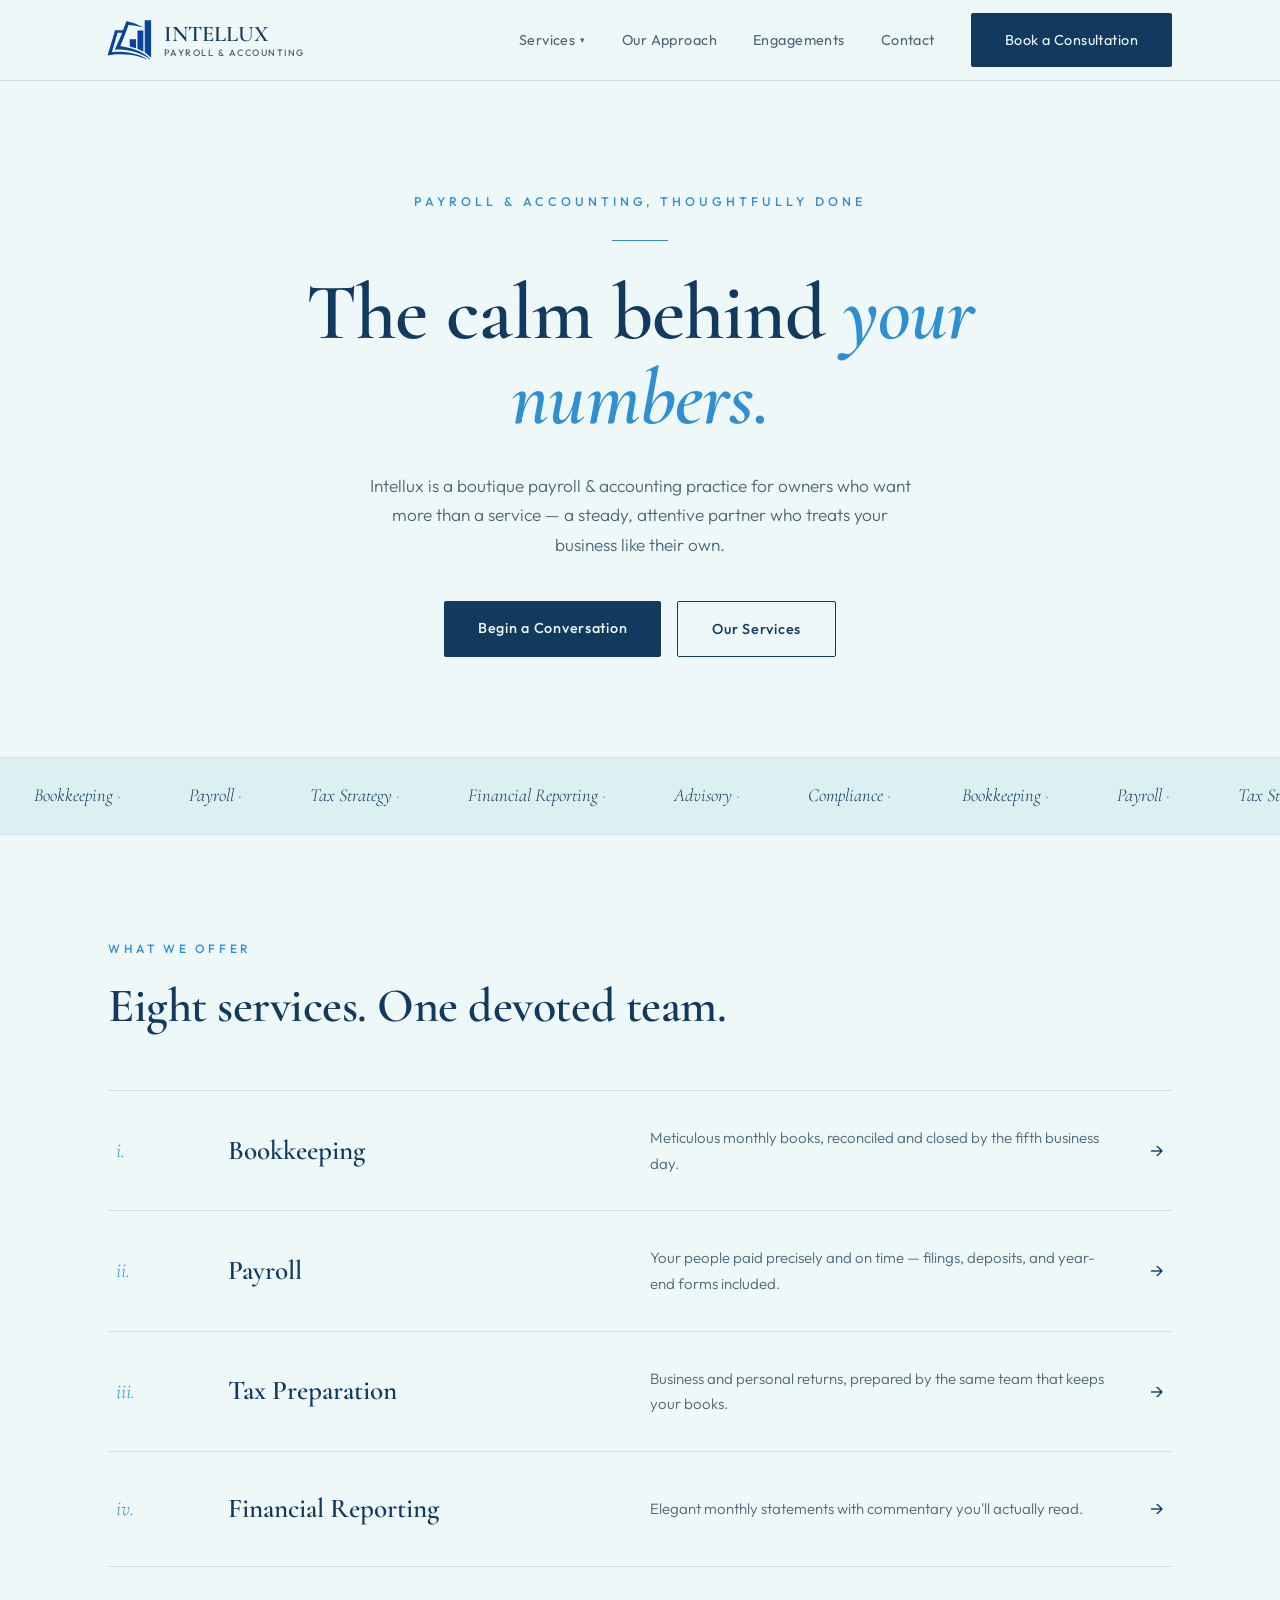
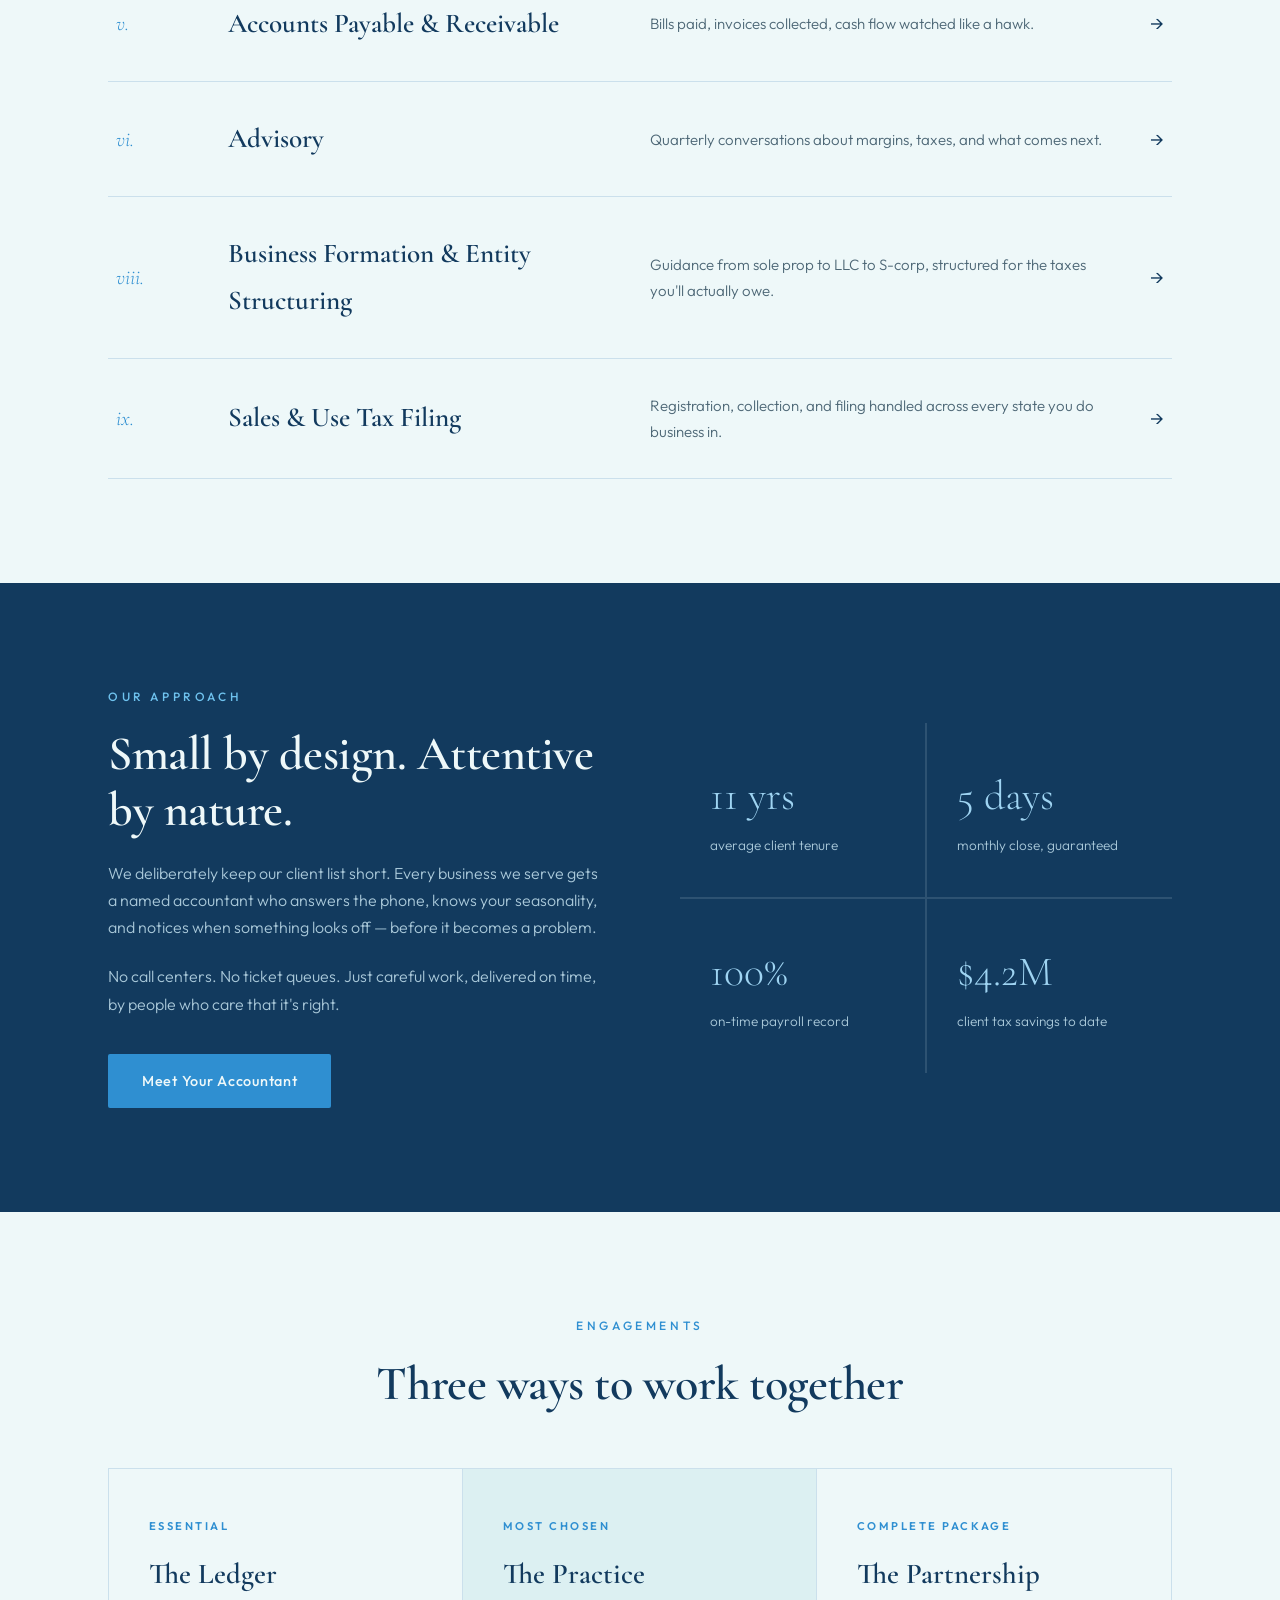
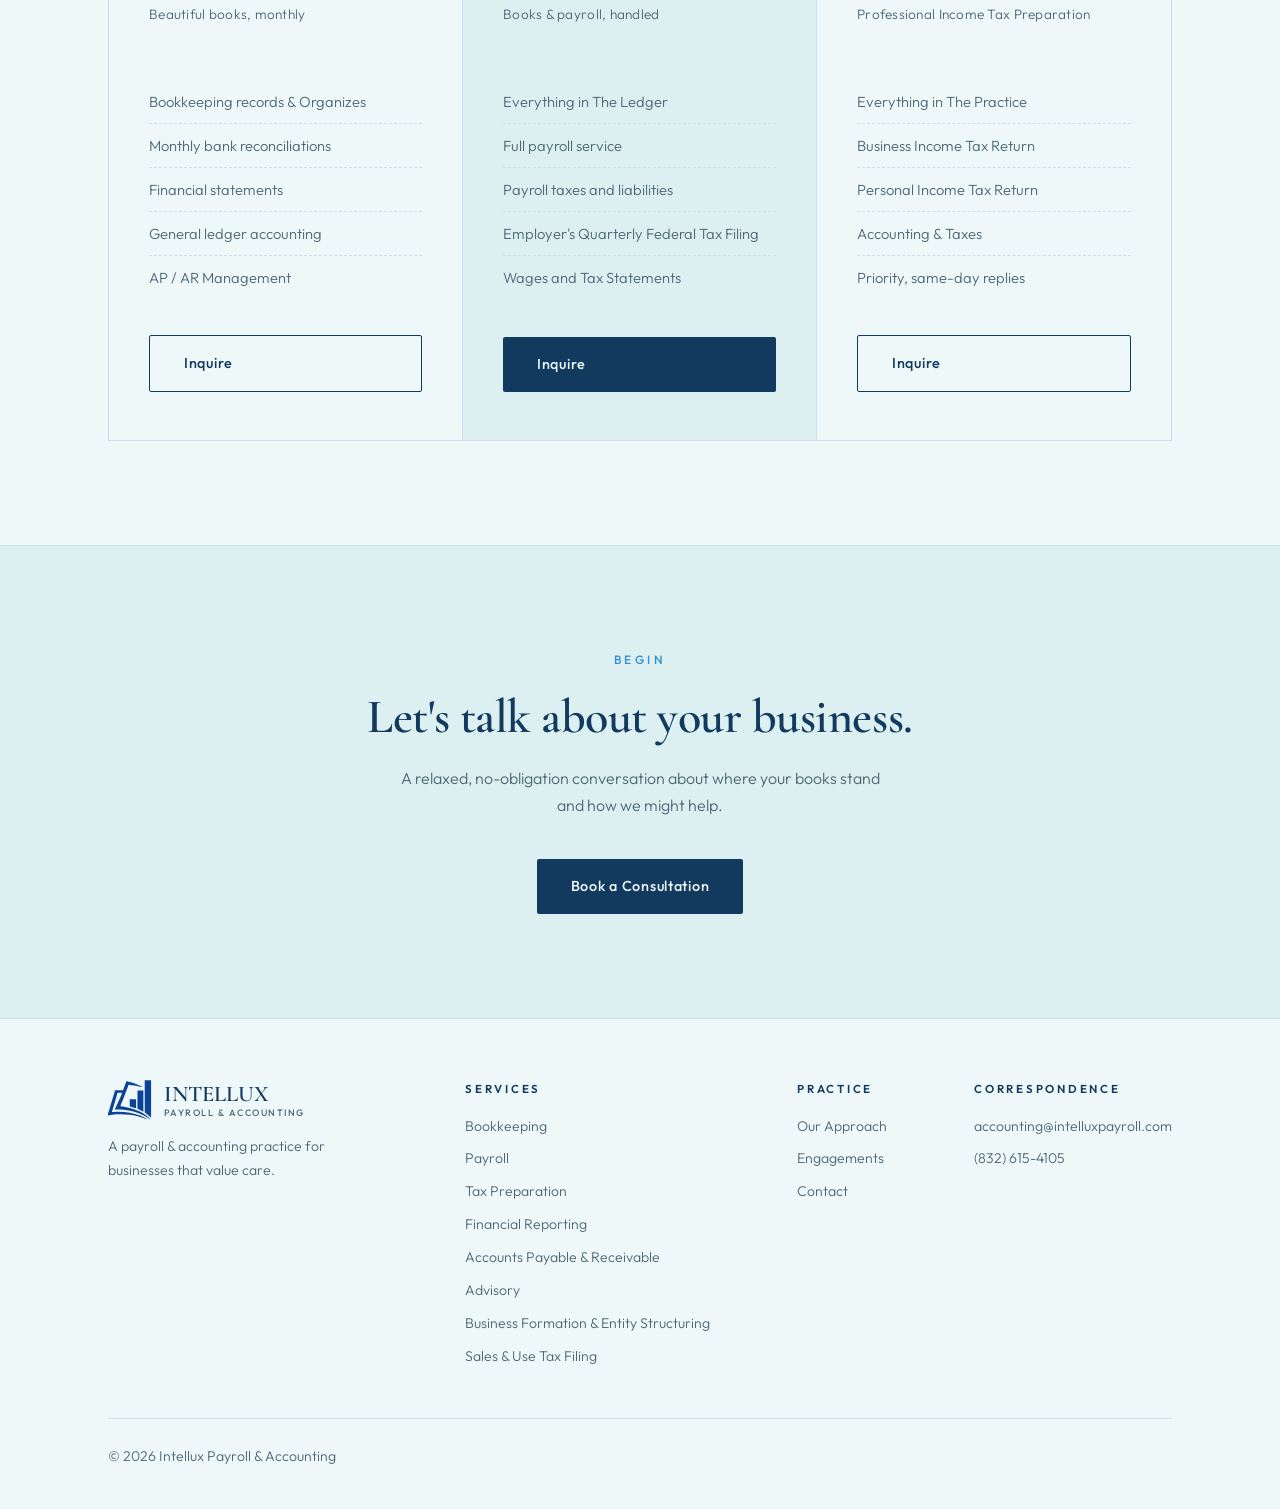
<file: index.html>
<!DOCTYPE html>
<html lang="en">
<head>
  <meta charset="UTF-8">
  <meta name="viewport" content="width=device-width, initial-scale=1.0">
  <meta name="description" content="Intellux Payroll & Accounting — bookkeeping, payroll, and tax services for growing businesses.">
  <title>Intellux Payroll & Accounting</title>
  <link rel="preconnect" href="https://fonts.googleapis.com">
  <link href="https://fonts.googleapis.com/css2?family=Cormorant+Garamond:ital,wght@0,500;0,600;1,500&family=Outfit:wght@300;400;500;600&display=swap" rel="stylesheet">
  <link rel="apple-touch-icon" sizes="180x180" href="images/apple-touch-icon.png">
  <link rel="icon" type="image/png" sizes="32x32" href="images/favicon-32x32.png">
  <link rel="icon" type="image/png" sizes="16x16" href="images/favicon-16x16.png">
  <link rel="manifest" href="images/site.webmanifest">
  <link rel="stylesheet" href="css/styles.css">
</head>
<body>

<nav>
  <div class="container nav-inner">
    <a class="logo" href="#">
      <img src="assets/images/intellux-logo.svg" alt="Intellux Payroll &amp; Accounting" class="logo-img">
      <span class="logo-text"><span class="logo-word">INTELLUX</span><span class="logo-sub">Payroll &amp; Accounting</span></span>
    </a>
    <ul class="nav-links">
      <li class="has-dropdown">
        <a href="#services">Services <span class="caret">▾</span></a>
        <div class="dropdown">
          <a href="services/bookkeeping.html">Bookkeeping</a>
          <a href="services/payroll.html">Payroll</a>
          <a href="services/tax-preparation.html">Tax Preparation</a>
          <a href="services/financial-reporting.html">Financial Reporting</a>
          <a href="services/accounts-payable-receivable.html">Accounts Payable &amp; Receivable</a>
          <a href="services/advisory.html">Advisory</a>
          <a href="services/business-formation.html">Business Formation &amp; Entity Structuring</a>
          <a href="services/sales-use-tax.html">Sales &amp; Use Tax Filing</a>
        </div>
      </li>
      <li><a href="#philosophy">Our Approach</a></li>
      <li><a href="#plans">Engagements</a></li>
      <li><a href="contact.html">Contact</a></li>
      <li><a class="btn btn-forest" href="contact.html#consultation">Book a Consultation</a></li>
    </ul>
    <button class="nav-toggle" aria-label="Toggle menu" aria-expanded="false"><span></span><span></span><span></span></button>
  </div>
</nav>

<header class="hero">
  <div class="container">
    <span class="overline reveal">Payroll &amp; Accounting, Thoughtfully Done</span>
    <div class="rule reveal"></div>
    <h1 class="serif reveal d1">The calm behind <em>your numbers.</em></h1>
    <p class="reveal d2">Intellux is a boutique payroll &amp; accounting practice for owners who want more than a service — a steady, attentive partner who treats your business like their own.</p>
    <div class="hero-ctas reveal d3">
      <a class="btn btn-forest" href="contact.html#conversation">Begin a Conversation</a>
      <a class="btn btn-line" href="#services">Our Services</a>
    </div>
  </div>
</header>

<div class="marquee" aria-hidden="true">
  <div class="marquee-track">
    <span>Bookkeeping <b>·</b></span><span>Payroll <b>·</b></span><span>Tax Strategy <b>·</b></span><span>Financial Reporting <b>·</b></span><span>Advisory <b>·</b></span><span>Compliance <b>·</b></span>
    <span>Bookkeeping <b>·</b></span><span>Payroll <b>·</b></span><span>Tax Strategy <b>·</b></span><span>Financial Reporting <b>·</b></span><span>Advisory <b>·</b></span><span>Compliance <b>·</b></span>
  </div>
</div>

<section id="services">
  <div class="container">
    <div class="reveal">
      <span class="kicker">What We Offer</span>
      <h2 class="serif">Eight services. One devoted team.</h2>
    </div>
    <div class="svc-list reveal d1">
      <a class="svc-item" href="services/bookkeeping.html"><span class="no">i.</span><h3>Bookkeeping</h3><p>Meticulous monthly books, reconciled and closed by the fifth business day.</p><span class="arrow">→</span></a>
      <a class="svc-item" href="services/payroll.html"><span class="no">ii.</span><h3>Payroll</h3><p>Your people paid precisely and on time — filings, deposits, and year-end forms included.</p><span class="arrow">→</span></a>
      <a class="svc-item" href="services/tax-preparation.html"><span class="no">iii.</span><h3>Tax Preparation</h3><p>Business and personal returns, prepared by the same team that keeps your books.</p><span class="arrow">→</span></a>
      <a class="svc-item" href="services/financial-reporting.html"><span class="no">iv.</span><h3>Financial Reporting</h3><p>Elegant monthly statements with commentary you'll actually read.</p><span class="arrow">→</span></a>
      <a class="svc-item" href="services/accounts-payable-receivable.html"><span class="no">v.</span><h3>Accounts Payable &amp; Receivable</h3><p>Bills paid, invoices collected, cash flow watched like a hawk.</p><span class="arrow">→</span></a>
      <a class="svc-item" href="services/advisory.html"><span class="no">vi.</span><h3>Advisory</h3><p>Quarterly conversations about margins, taxes, and what comes next.</p><span class="arrow">→</span></a>
      <a class="svc-item" href="services/business-formation.html"><span class="no">viii.</span><h3>Business Formation &amp; Entity Structuring</h3><p>Guidance from sole prop to LLC to S-corp, structured for the taxes you'll actually owe.</p><span class="arrow">→</span></a>
      <a class="svc-item" href="services/sales-use-tax.html"><span class="no">ix.</span><h3>Sales &amp; Use Tax Filing</h3><p>Registration, collection, and filing handled across every state you do business in.</p><span class="arrow">→</span></a>
    </div>
  </div>
</section>

<section id="philosophy" class="philo">
  <div class="container philo-grid">
    <div class="reveal">
      <span class="kicker">Our Approach</span>
      <h2 class="serif">Small by design. Attentive by nature.</h2>
      <p>We deliberately keep our client list short. Every business we serve gets a named accountant who answers the phone, knows your seasonality, and notices when something looks off — before it becomes a problem.</p>
      <p>No call centers. No ticket queues. Just careful work, delivered on time, by people who care that it's right.</p>
      <div style="margin-top:36px"><a class="btn btn-terra" href="contact.html#consultation">Meet Your Accountant</a></div>
    </div>
    <div class="philo-stats reveal d2">
      <div class="pstat"><div class="n">11 yrs</div><small>average client tenure</small></div>
      <div class="pstat"><div class="n">5 days</div><small>monthly close, guaranteed</small></div>
      <div class="pstat"><div class="n">100%</div><small>on-time payroll record</small></div>
      <div class="pstat"><div class="n">$4.2M</div><small>client tax savings to date</small></div>
    </div>
  </div>
</section>

<section id="plans">
  <div class="container">
    <div class="reveal" style="text-align:center">
      <span class="kicker">Engagements</span>
      <h2 class="serif">Three ways to work together</h2>
    </div>
    <div class="plans reveal d1">
      <div class="plan">
        <div class="tag-mid">Essential</div>
        <div class="name">The Ledger</div><div class="for">Beautiful books, monthly</div>
        <div class="amt"> <span> </span></div>
        <ul><li>Bookkeeping records & Organizes</li><li>Monthly bank reconciliations</li><li>Financial statements</li><li>General ledger accounting</li><li>AP / AR Management</li></ul>
        <a class="btn btn-line" href="contact.html#consultation">Inquire</a>
      </div>
      <div class="plan mid">
        <div class="tag-mid">Most Chosen</div>
        <div class="name">The Practice</div><div class="for">Books &amp; payroll, handled</div>
        <div class="amt"> <span> </span></div>
        <ul><li>Everything in The Ledger</li><li>Full payroll service</li><li>Payroll taxes and liabilities</li><li>Employer's Quarterly Federal Tax Filing</li><li>Wages and Tax Statements</li></ul>
        <a class="btn btn-forest" href="contact.html#consultation">Inquire</a>
      </div>
      <div class="plan">
        <div class="tag-mid">Complete Package</div>
        <div class="name">The Partnership</div><div class="for">Professional Income Tax Preparation</div>
        <div class="amt"> <span> </span></div>
        <ul><li>Everything in The Practice</li><li>Business Income Tax Return</li><li>Personal Income Tax Return</li><li>Accounting & Taxes</li><li>Priority, same-day replies</li></ul>
        <a class="btn btn-line" href="contact.html#consultation">Inquire</a>
      </div>
    </div>
  </div>
</section>

<section id="contact" class="cta">
  <div class="container reveal">
    <span class="kicker">Begin</span>
    <h2 class="serif">Let's talk about your business.</h2>
    <p>A relaxed, no-obligation conversation about where your books stand and how we might help.</p>
    <a class="btn btn-forest" href="contact.html#consultation">Book a Consultation</a>
  </div>
</section>

<footer>
  <div class="container">
    <div class="foot">
      <div style="max-width:270px">
        <a class="logo" href="#">
          <img src="assets/images/intellux-logo.svg" alt="Intellux Payroll &amp; Accounting" class="logo-img">
          <span class="logo-text"><span class="logo-word">INTELLUX</span><span class="logo-sub">Payroll &amp; Accounting</span></span>
        </a>
        <p style="margin-top:14px">A payroll &amp; accounting practice for businesses that value care.</p>
      </div>
      <div><h4>Services</h4><a href="services/bookkeeping.html">Bookkeeping</a><a href="services/payroll.html">Payroll</a><a href="services/tax-preparation.html">Tax Preparation</a><a href="services/financial-reporting.html">Financial Reporting</a><a href="services/accounts-payable-receivable.html">Accounts Payable &amp; Receivable</a><a href="services/advisory.html">Advisory</a><a href="services/business-formation.html">Business Formation &amp; Entity Structuring</a><a href="services/sales-use-tax.html">Sales &amp; Use Tax Filing</a></div>
      <div><h4>Practice</h4><a href="#philosophy">Our Approach</a><a href="#plans">Engagements</a><a href="contact.html">Contact</a></div>
      <div><h4>Correspondence</h4><a href="mailto:accounting@intelluxpayroll.com">accounting@intelluxpayroll.com</a><a href="tel:+18326154105">(832) 615-4105</a></div>
    </div>
    <div class="copy"><span>© 2026 Intellux Payroll &amp; Accounting</span></div>
  </div>
</footer>

<script src="js/main.js"></script>
</body>
</html>
</file>
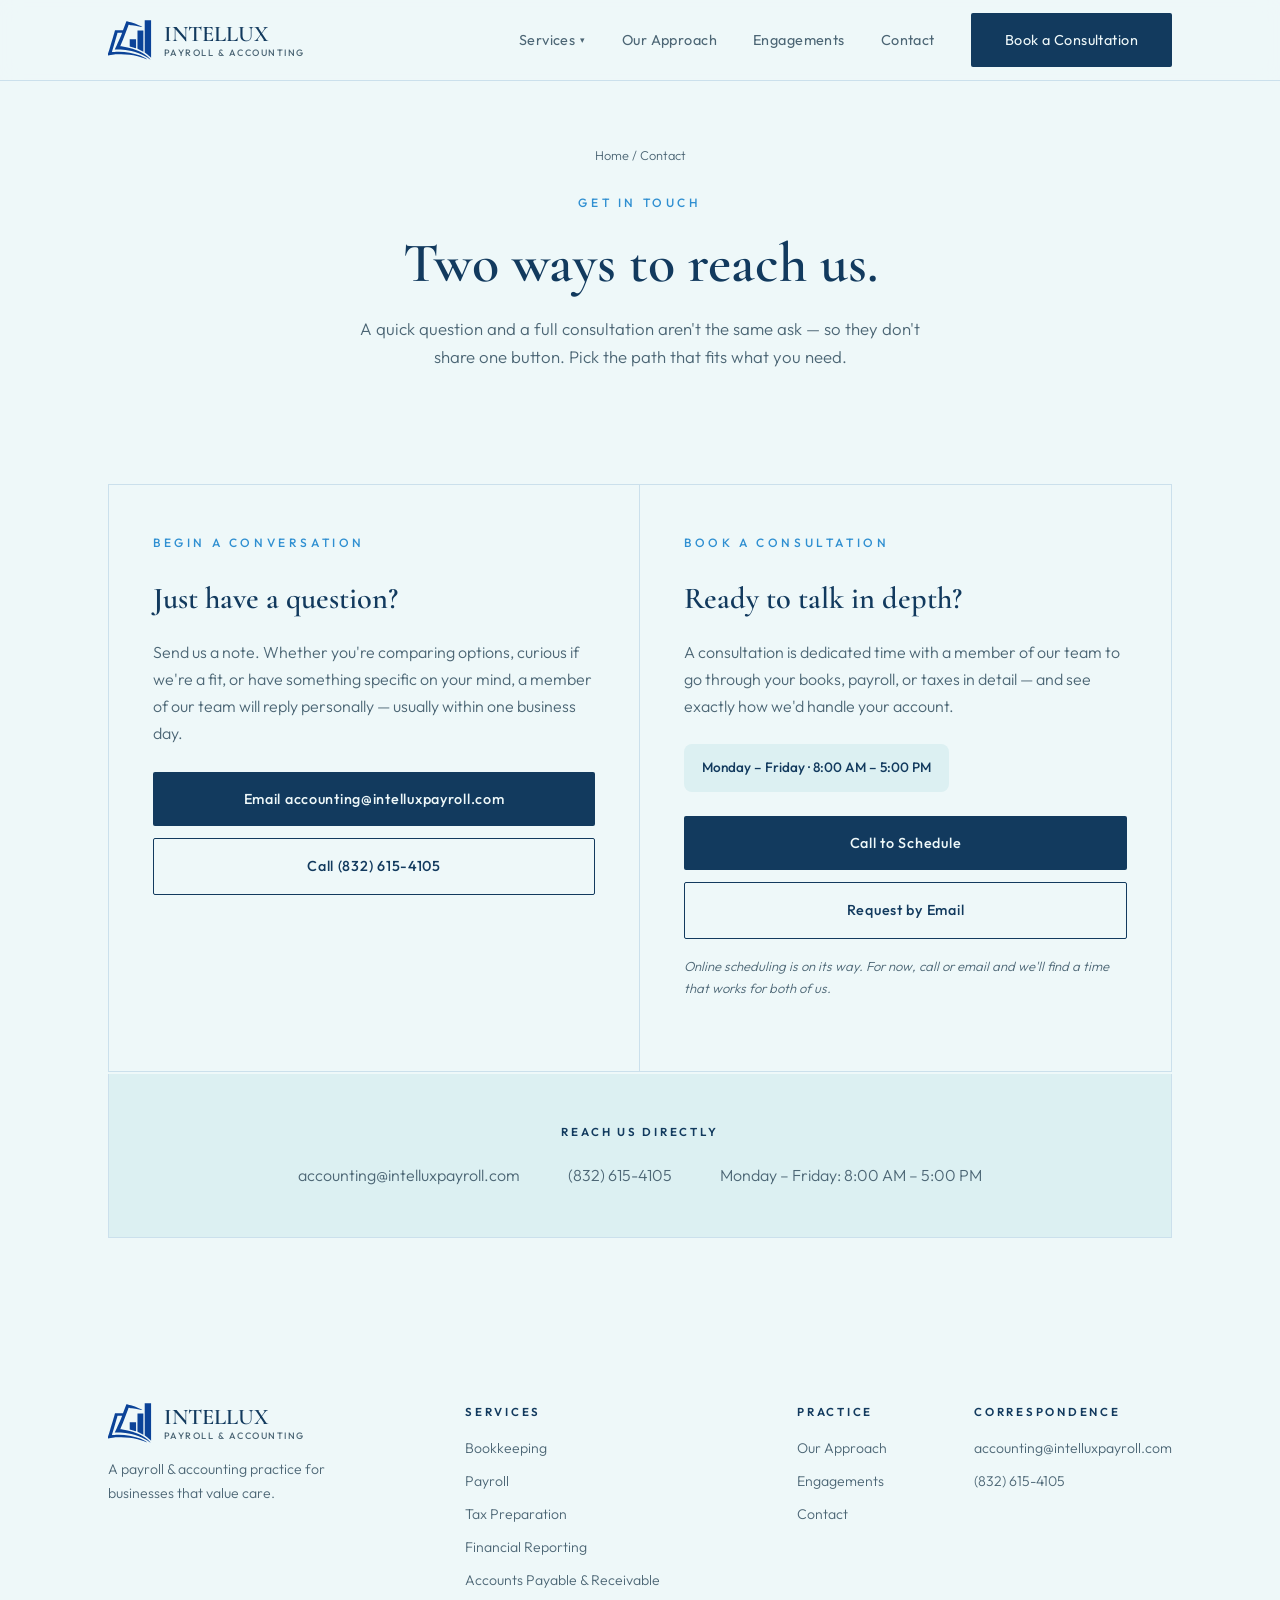
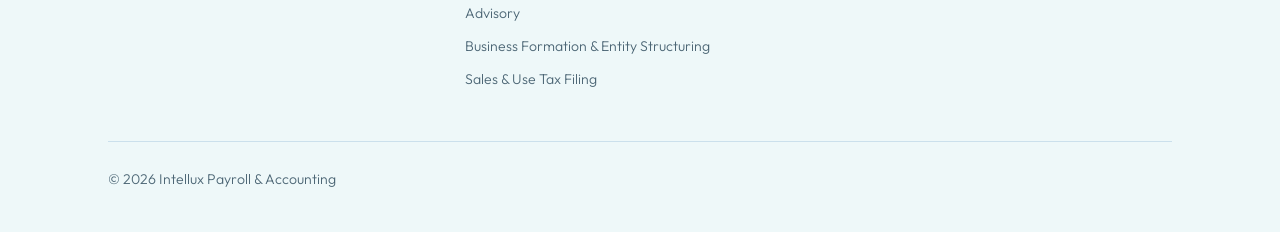
<file: contact.html>
<!DOCTYPE html>
<html lang="en">
<head>
  <meta charset="UTF-8">
  <meta name="viewport" content="width=device-width, initial-scale=1.0">
  <meta name="description" content="Reach Intellux Payroll & Accounting by phone or email — send a quick note to begin a conversation, or book time with our team for a full consultation.">
  <title>Contact — Intellux Payroll & Accounting</title>
  <link rel="preconnect" href="https://fonts.googleapis.com">
  <link href="https://fonts.googleapis.com/css2?family=Cormorant+Garamond:ital,wght@0,500;0,600;1,500&family=Outfit:wght@300;400;500;600&display=swap" rel="stylesheet">
  <link rel="apple-touch-icon" sizes="180x180" href="images/apple-touch-icon.png">
  <link rel="icon" type="image/png" sizes="32x32" href="images/favicon-32x32.png">
  <link rel="icon" type="image/png" sizes="16x16" href="images/favicon-16x16.png">
  <link rel="manifest" href="images/site.webmanifest">
  <link rel="stylesheet" href="css/styles.css">
</head>
<body>

<nav>
  <div class="container nav-inner">
    <a class="logo" href="index.html">
      <img src="assets/images/intellux-logo.svg" alt="Intellux Payroll &amp; Accounting" class="logo-img">
      <span class="logo-text"><span class="logo-word">INTELLUX</span><span class="logo-sub">Payroll &amp; Accounting</span></span>
    </a>
    <ul class="nav-links">
      <li class="has-dropdown">
        <a href="index.html#services">Services <span class="caret">▾</span></a>
        <div class="dropdown">
          <a href="services/bookkeeping.html">Bookkeeping</a>
          <a href="services/payroll.html">Payroll</a>
          <a href="services/tax-preparation.html">Tax Preparation</a>
          <a href="services/financial-reporting.html">Financial Reporting</a>
          <a href="services/accounts-payable-receivable.html">Accounts Payable &amp; Receivable</a>
          <a href="services/advisory.html">Advisory</a>
          <a href="services/business-formation.html">Business Formation &amp; Entity Structuring</a>
          <a href="services/sales-use-tax.html">Sales &amp; Use Tax Filing</a>
        </div>
      </li>
      <li><a href="index.html#philosophy">Our Approach</a></li>
      <li><a href="index.html#plans">Engagements</a></li>
      <li><a href="contact.html">Contact</a></li>
      <li><a class="btn btn-forest" href="#consultation">Book a Consultation</a></li>
    </ul>
    <button class="nav-toggle" aria-label="Toggle menu" aria-expanded="false"><span></span><span></span><span></span></button>
  </div>
</nav>

<header class="svc-hero">
  <div class="container">
    <div class="breadcrumb reveal"><a href="index.html">Home</a> / Contact</div>
    <span class="kicker reveal">Get In Touch</span>
    <h1 class="reveal d1">Two ways to reach us.</h1>
    <p class="reveal d2">A quick question and a full consultation aren't the same ask — so they don't share one button. Pick the path that fits what you need.</p>
  </div>
</header>

<section style="padding-top:0">
  <div class="container">
    <div class="contact-paths reveal d1">
      <div class="path-card" id="conversation">
        <span class="kicker">Begin a Conversation</span>
        <h3>Just have a question?</h3>
        <p>Send us a note. Whether you're comparing options, curious if we're a fit, or have something specific on your mind, a member of our team will reply personally — usually within one business day.</p>
        <div class="path-actions">
          <a class="btn btn-forest" href="mailto:accounting@intelluxpayroll.com">Email accounting@intelluxpayroll.com</a>
          <a class="btn btn-line" href="tel:+18326154105">Call (832) 615-4105</a>
        </div>
      </div>
      <div class="path-card" id="consultation">
        <span class="kicker">Book a Consultation</span>
        <h3>Ready to talk in depth?</h3>
        <p>A consultation is dedicated time with a member of our team to go through your books, payroll, or taxes in detail — and see exactly how we'd handle your account.</p>
        <div class="availability">Monday – Friday · 8:00 AM – 5:00 PM</div>
        <div class="path-actions">
          <a class="btn btn-forest" href="tel:+18326154105">Call to Schedule</a>
          <a class="btn btn-line" href="mailto:accounting@intelluxpayroll.com?subject=Consultation%20Request">Request by Email</a>
        </div>
        <p class="path-note">Online scheduling is on its way. For now, call or email and we'll find a time that works for both of us.</p>
      </div>
    </div>
    <div class="reach-block reveal d2">
      <h4>Reach Us Directly</h4>
      <div class="reach-row">
        <a href="mailto:accounting@intelluxpayroll.com">accounting@intelluxpayroll.com</a>
        <a href="tel:+18326154105">(832) 615-4105</a>
        <span>Monday – Friday: 8:00 AM – 5:00 PM</span>
      </div>
    </div>
  </div>
</section>

<footer>
  <div class="container">
    <div class="foot">
      <div style="max-width:270px">
        <a class="logo" href="index.html">
          <img src="assets/images/intellux-logo.svg" alt="Intellux Payroll &amp; Accounting" class="logo-img">
          <span class="logo-text"><span class="logo-word">INTELLUX</span><span class="logo-sub">Payroll &amp; Accounting</span></span>
        </a>
        <p style="margin-top:14px">A payroll &amp; accounting practice for businesses that value care.</p>
      </div>
      <div><h4>Services</h4><a href="services/bookkeeping.html">Bookkeeping</a><a href="services/payroll.html">Payroll</a><a href="services/tax-preparation.html">Tax Preparation</a><a href="services/financial-reporting.html">Financial Reporting</a><a href="services/accounts-payable-receivable.html">Accounts Payable &amp; Receivable</a><a href="services/advisory.html">Advisory</a><a href="services/business-formation.html">Business Formation &amp; Entity Structuring</a><a href="services/sales-use-tax.html">Sales &amp; Use Tax Filing</a></div>
      <div><h4>Practice</h4><a href="index.html#philosophy">Our Approach</a><a href="index.html#plans">Engagements</a><a href="contact.html">Contact</a></div>
      <div><h4>Correspondence</h4><a href="mailto:accounting@intelluxpayroll.com">accounting@intelluxpayroll.com</a><a href="tel:+18326154105">(832) 615-4105</a></div>
    </div>
    <div class="copy"><span>© 2026 Intellux Payroll &amp; Accounting</span></div>
  </div>
</footer>

<script src="js/main.js"></script>
</body>
</html>
</file>
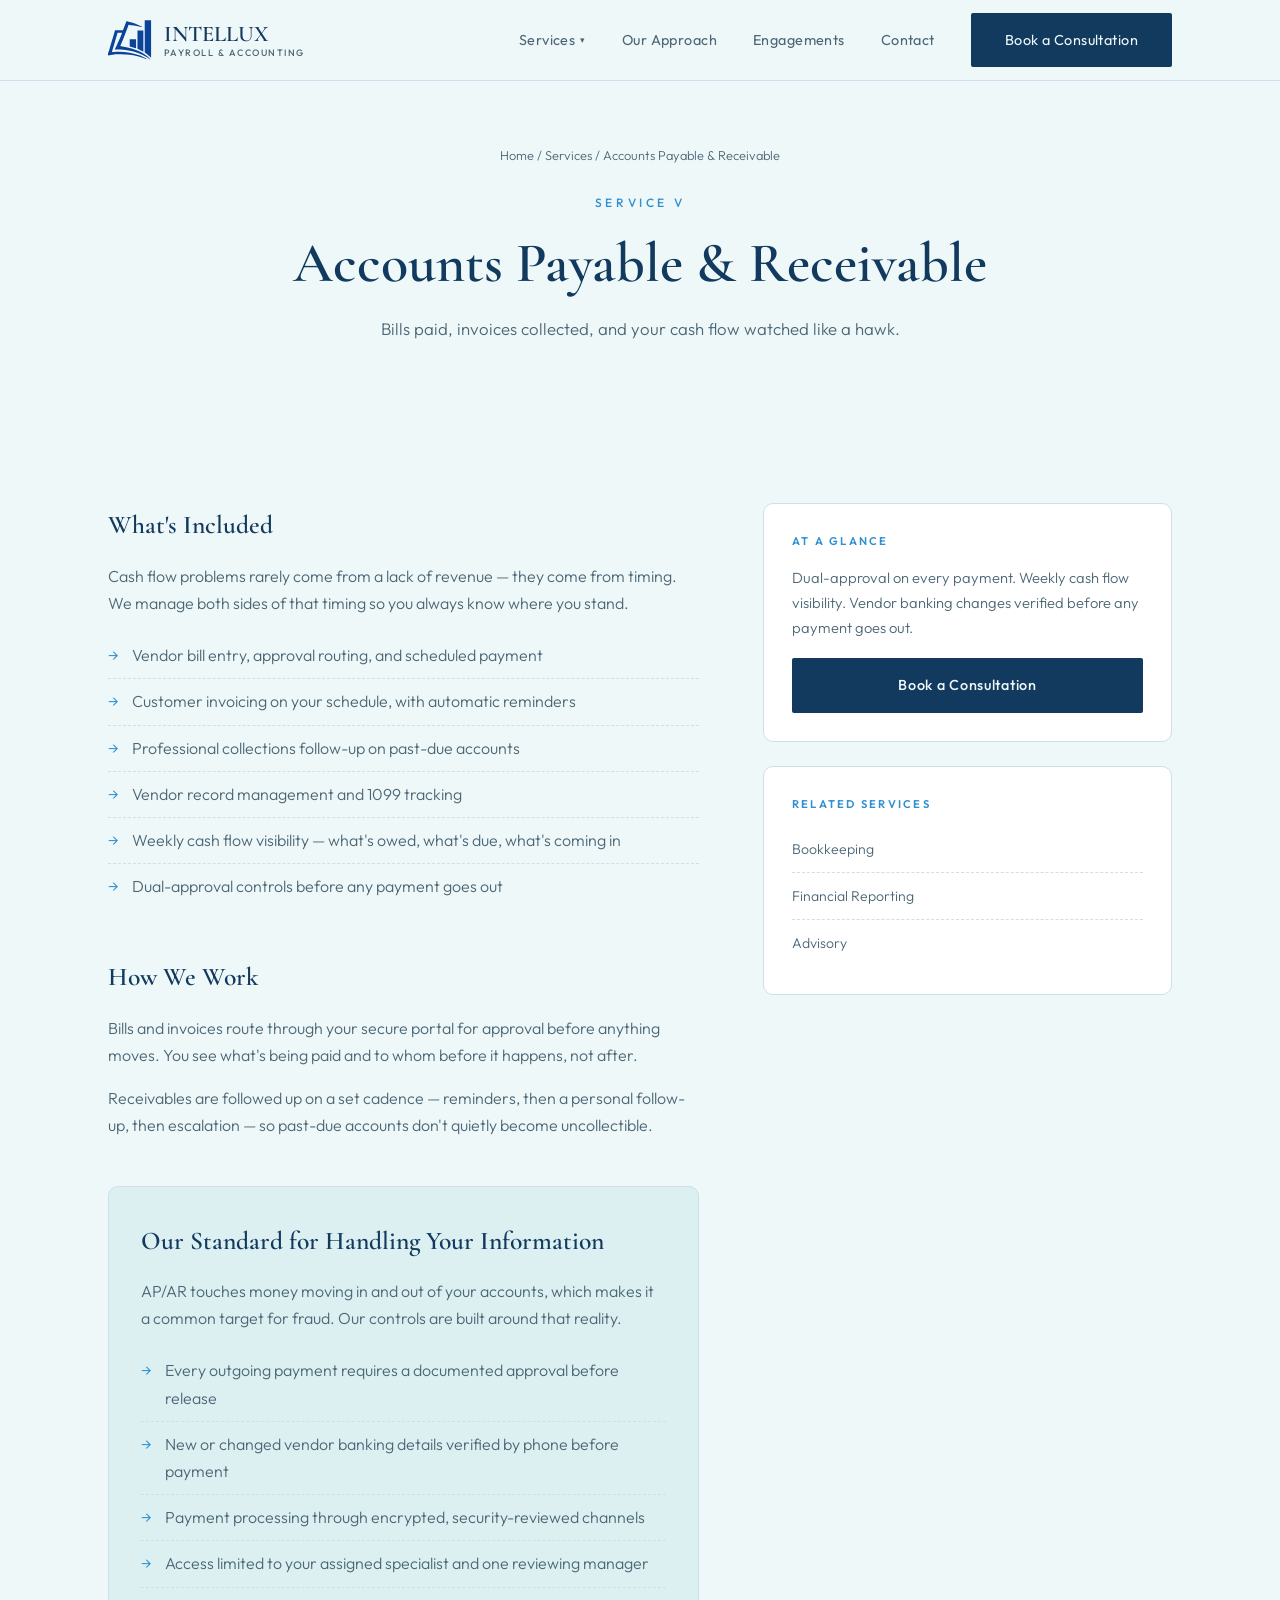
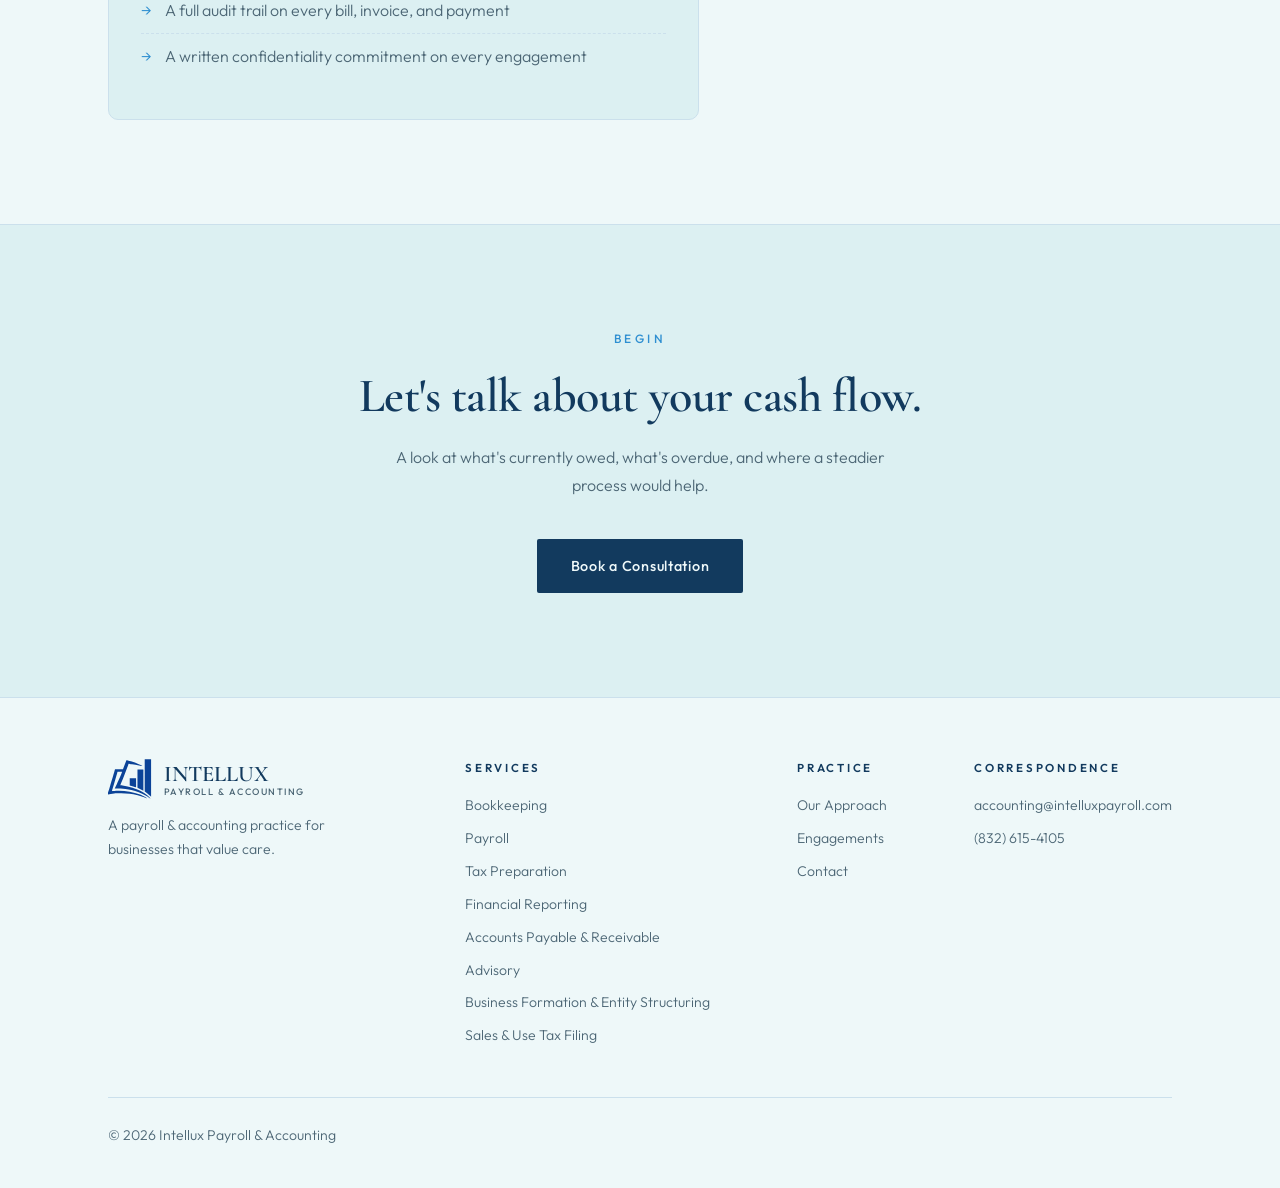
<file: services/accounts-payable-receivable.html>
<!DOCTYPE html>
<html lang="en">
<head>
  <meta charset="UTF-8">
  <meta name="viewport" content="width=device-width, initial-scale=1.0">
  <meta name="description" content="Accounts payable and receivable management from Intellux Payroll & Accounting — bills paid, invoices collected, cash flow watched closely.">
  <title>Accounts Payable & Receivable — Intellux Payroll & Accounting</title>
  <link rel="preconnect" href="https://fonts.googleapis.com">
  <link href="https://fonts.googleapis.com/css2?family=Cormorant+Garamond:ital,wght@0,500;0,600;1,500&family=Outfit:wght@300;400;500;600&display=swap" rel="stylesheet">
  <link rel="apple-touch-icon" sizes="180x180" href="images/apple-touch-icon.png">
  <link rel="icon" type="image/png" sizes="32x32" href="images/favicon-32x32.png">
  <link rel="icon" type="image/png" sizes="16x16" href="images/favicon-16x16.png">
  <link rel="manifest" href="images/site.webmanifest">
  <link rel="stylesheet" href="../css/styles.css">
</head>
<body>

<nav>
  <div class="container nav-inner">
    <a class="logo" href="../index.html">
      <img src="../assets/images/intellux-logo.svg" alt="Intellux Payroll &amp; Accounting" class="logo-img">
      <span class="logo-text"><span class="logo-word">INTELLUX</span><span class="logo-sub">Payroll &amp; Accounting</span></span>
    </a>
    <ul class="nav-links">
      <li class="has-dropdown">
        <a href="../index.html#services">Services <span class="caret">▾</span></a>
        <div class="dropdown">
          <a href="bookkeeping.html">Bookkeeping</a>
          <a href="payroll.html">Payroll</a>
          <a href="tax-preparation.html">Tax Preparation</a>
          <a href="financial-reporting.html">Financial Reporting</a>
          <a href="accounts-payable-receivable.html">Accounts Payable &amp; Receivable</a>
          <a href="advisory.html">Advisory</a>
          <a href="business-formation.html">Business Formation &amp; Entity Structuring</a>
          <a href="sales-use-tax.html">Sales &amp; Use Tax Filing</a>
        </div>
      </li>
      <li><a href="../index.html#philosophy">Our Approach</a></li>
      <li><a href="../index.html#plans">Engagements</a></li>
      <li><a href="../contact.html">Contact</a></li>
      <li><a class="btn btn-forest" href="../contact.html#consultation">Book a Consultation</a></li>
    </ul>
    <button class="nav-toggle" aria-label="Toggle menu" aria-expanded="false"><span></span><span></span><span></span></button>
  </div>
</nav>

<header class="svc-hero">
  <div class="container">
    <div class="breadcrumb reveal"><a href="../index.html">Home</a> / <a href="../index.html#services">Services</a> / Accounts Payable &amp; Receivable</div>
    <span class="kicker reveal">Service V</span>
    <h1 class="reveal d1">Accounts Payable &amp; Receivable</h1>
    <p class="reveal d2">Bills paid, invoices collected, and your cash flow watched like a hawk.</p>
  </div>
</header>

<section>
  <div class="container svc-body">
    <div class="svc-main reveal">
      <h2>What's Included</h2>
      <p>Cash flow problems rarely come from a lack of revenue — they come from timing. We manage both sides of that timing so you always know where you stand.</p>
      <ul>
        <li>Vendor bill entry, approval routing, and scheduled payment</li>
        <li>Customer invoicing on your schedule, with automatic reminders</li>
        <li>Professional collections follow-up on past-due accounts</li>
        <li>Vendor record management and 1099 tracking</li>
        <li>Weekly cash flow visibility — what's owed, what's due, what's coming in</li>
        <li>Dual-approval controls before any payment goes out</li>
      </ul>

      <h2>How We Work</h2>
      <p>Bills and invoices route through your secure portal for approval before anything moves. You see what's being paid and to whom before it happens, not after.</p>
      <p>Receivables are followed up on a set cadence — reminders, then a personal follow-up, then escalation — so past-due accounts don't quietly become uncollectible.</p>

      <div class="standard-box">
        <h2>Our Standard for Handling Your Information</h2>
        <p>AP/AR touches money moving in and out of your accounts, which makes it a common target for fraud. Our controls are built around that reality.</p>
        <ul>
          <li>Every outgoing payment requires a documented approval before release</li>
          <li>New or changed vendor banking details verified by phone before payment</li>
          <li>Payment processing through encrypted, security-reviewed channels</li>
          <li>Access limited to your assigned specialist and one reviewing manager</li>
          <li>A full audit trail on every bill, invoice, and payment</li>
          <li>A written confidentiality commitment on every engagement</li>
        </ul>
      </div>
    </div>

    <aside>
      <div class="side-card">
        <h4>At a Glance</h4>
        <p>Dual-approval on every payment. Weekly cash flow visibility. Vendor banking changes verified before any payment goes out.</p>
        <a class="btn btn-forest" href="../contact.html#consultation">Book a Consultation</a>
      </div>
      <div class="side-card">
        <h4>Related Services</h4>
        <div class="related">
          <a href="bookkeeping.html">Bookkeeping</a>
          <a href="financial-reporting.html">Financial Reporting</a>
          <a href="advisory.html">Advisory</a>
        </div>
      </div>
    </aside>
  </div>
</section>

<section class="cta">
  <div class="container reveal">
    <span class="kicker">Begin</span>
    <h2 class="serif">Let's talk about your cash flow.</h2>
    <p>A look at what's currently owed, what's overdue, and where a steadier process would help.</p>
    <a class="btn btn-forest" href="../contact.html#consultation">Book a Consultation</a>
  </div>
</section>

<footer>
  <div class="container">
    <div class="foot">
      <div style="max-width:270px">
        <a class="logo" href="../index.html">
          <img src="../assets/images/intellux-logo.svg" alt="Intellux Payroll &amp; Accounting" class="logo-img">
          <span class="logo-text"><span class="logo-word">INTELLUX</span><span class="logo-sub">Payroll &amp; Accounting</span></span>
        </a>
        <p style="margin-top:14px">A payroll &amp; accounting practice for businesses that value care.</p>
      </div>
      <div><h4>Services</h4><a href="bookkeeping.html">Bookkeeping</a><a href="payroll.html">Payroll</a><a href="tax-preparation.html">Tax Preparation</a><a href="financial-reporting.html">Financial Reporting</a><a href="accounts-payable-receivable.html">Accounts Payable &amp; Receivable</a><a href="advisory.html">Advisory</a><a href="business-formation.html">Business Formation &amp; Entity Structuring</a><a href="sales-use-tax.html">Sales &amp; Use Tax Filing</a></div>
      <div><h4>Practice</h4><a href="../index.html#philosophy">Our Approach</a><a href="../index.html#plans">Engagements</a><a href="../contact.html">Contact</a></div>
      <div><h4>Correspondence</h4><a href="mailto:accounting@intelluxpayroll.com">accounting@intelluxpayroll.com</a><a href="tel:+18326154105">(832) 615-4105</a></div>
    </div>
    <div class="copy"><span>© 2026 Intellux Payroll &amp; Accounting</span></div>
  </div>
</footer>

<script src="../js/main.js"></script>
</body>
</html>
</file>
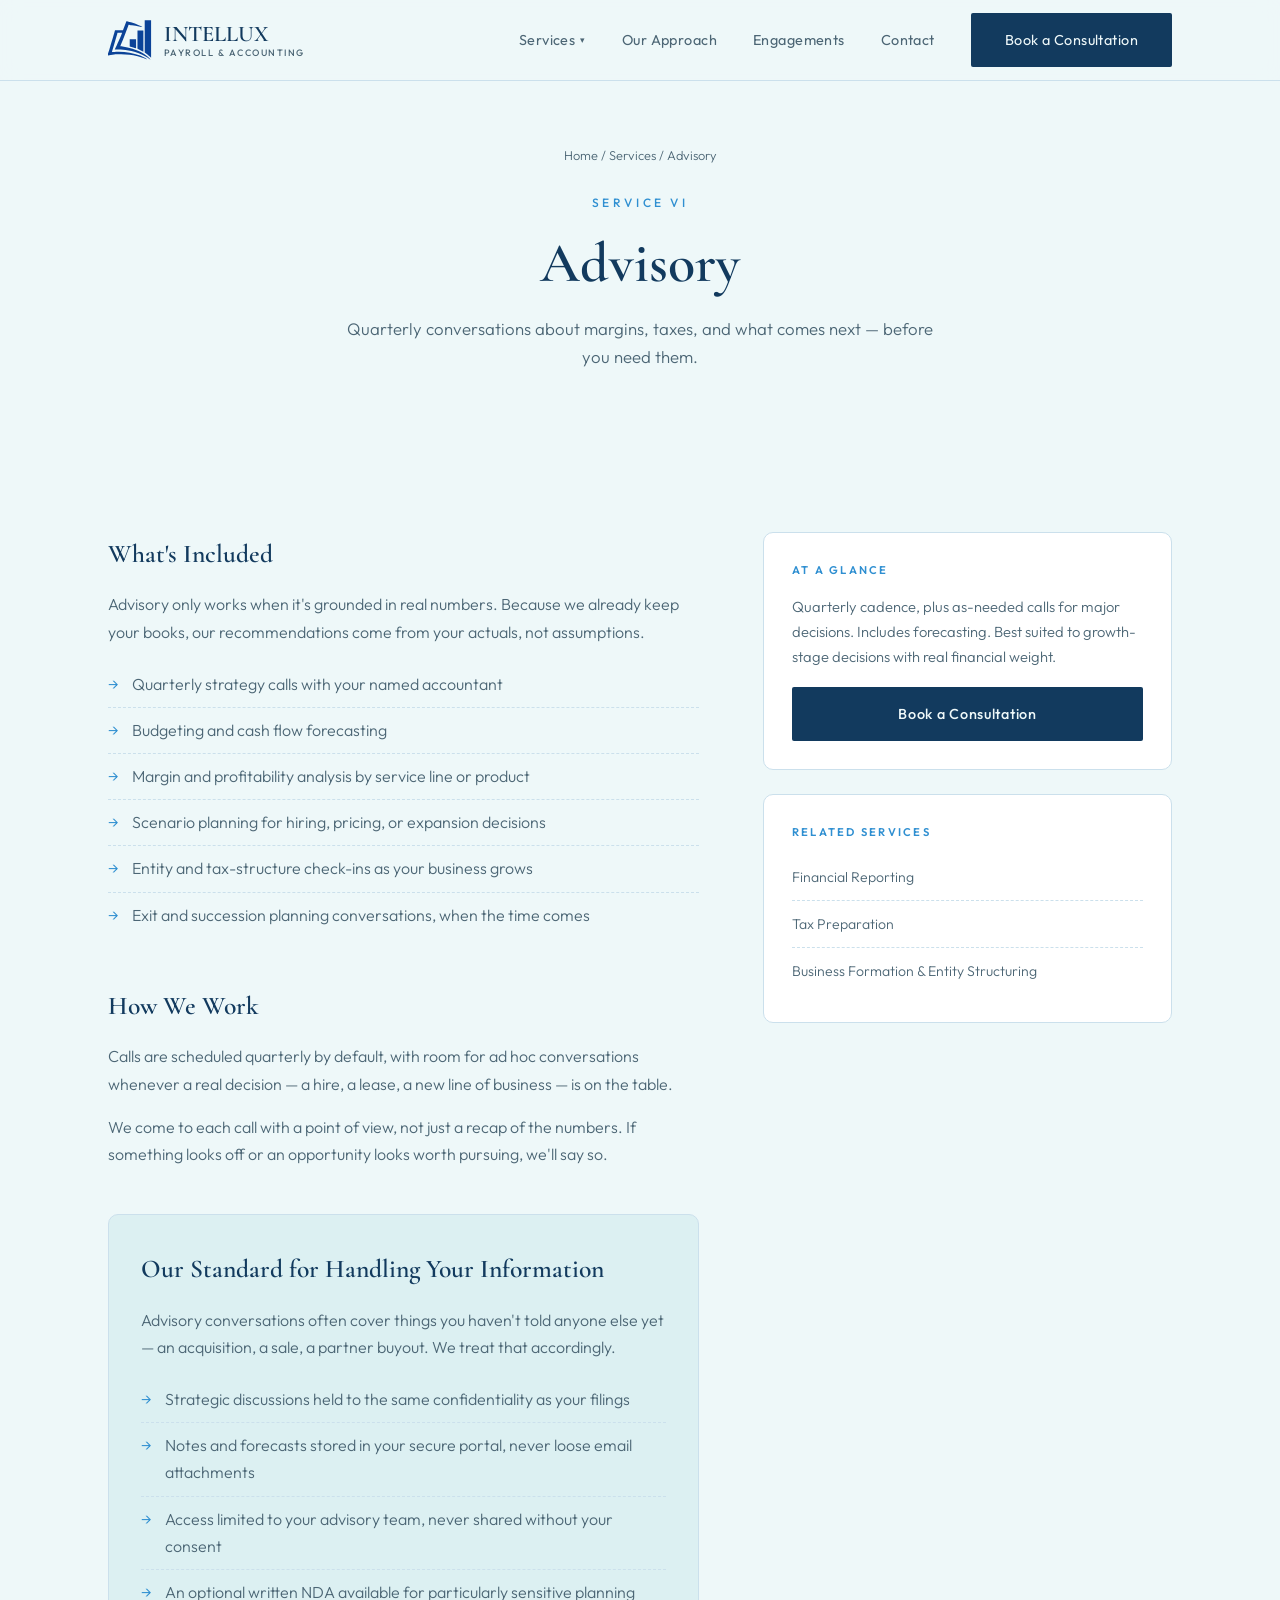
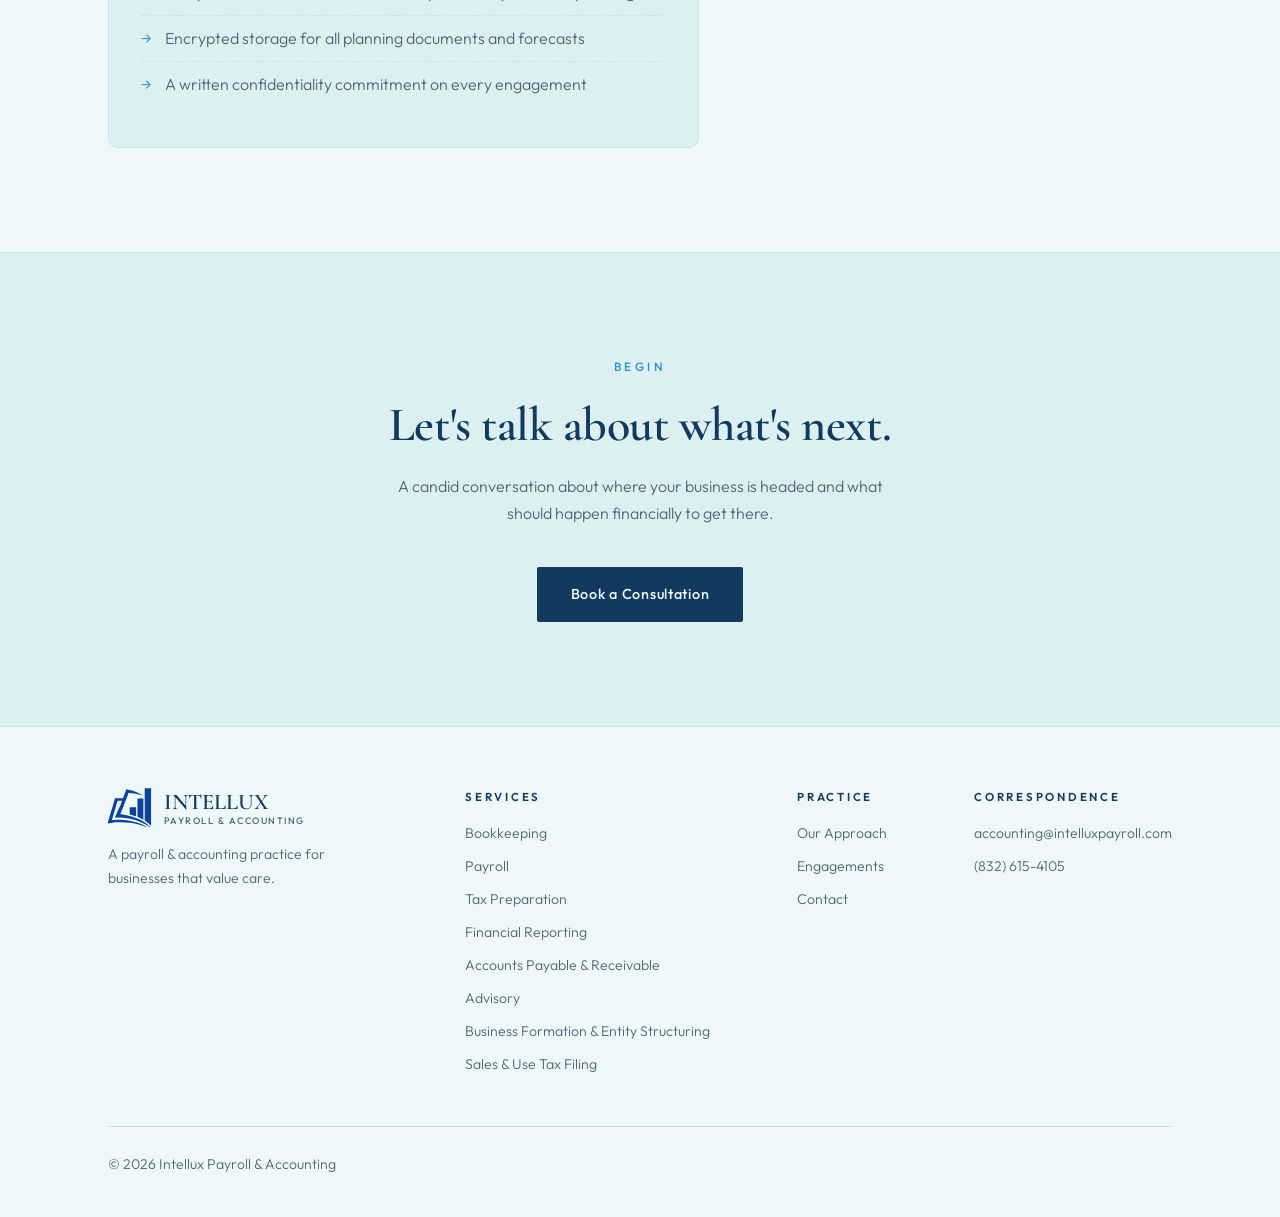
<file: services/advisory.html>
<!DOCTYPE html>
<html lang="en">
<head>
  <meta charset="UTF-8">
  <meta name="viewport" content="width=device-width, initial-scale=1.0">
  <meta name="description" content="Advisory services from Intellux Payroll & Accounting — quarterly conversations about margins, taxes, and what comes next.">
  <title>Advisory — Intellux Payroll & Accounting</title>
  <link rel="preconnect" href="https://fonts.googleapis.com">
  <link href="https://fonts.googleapis.com/css2?family=Cormorant+Garamond:ital,wght@0,500;0,600;1,500&family=Outfit:wght@300;400;500;600&display=swap" rel="stylesheet">
  <link rel="apple-touch-icon" sizes="180x180" href="images/apple-touch-icon.png">
  <link rel="icon" type="image/png" sizes="32x32" href="images/favicon-32x32.png">
  <link rel="icon" type="image/png" sizes="16x16" href="images/favicon-16x16.png">
  <link rel="manifest" href="images/site.webmanifest">
  <link rel="stylesheet" href="../css/styles.css">
</head>
<body>

<nav>
  <div class="container nav-inner">
    <a class="logo" href="../index.html">
      <img src="../assets/images/intellux-logo.svg" alt="Intellux Payroll &amp; Accounting" class="logo-img">
      <span class="logo-text"><span class="logo-word">INTELLUX</span><span class="logo-sub">Payroll &amp; Accounting</span></span>
    </a>
    <ul class="nav-links">
      <li class="has-dropdown">
        <a href="../index.html#services">Services <span class="caret">▾</span></a>
        <div class="dropdown">
          <a href="bookkeeping.html">Bookkeeping</a>
          <a href="payroll.html">Payroll</a>
          <a href="tax-preparation.html">Tax Preparation</a>
          <a href="financial-reporting.html">Financial Reporting</a>
          <a href="accounts-payable-receivable.html">Accounts Payable &amp; Receivable</a>
          <a href="advisory.html">Advisory</a>
          <a href="business-formation.html">Business Formation &amp; Entity Structuring</a>
          <a href="sales-use-tax.html">Sales &amp; Use Tax Filing</a>
        </div>
      </li>
      <li><a href="../index.html#philosophy">Our Approach</a></li>
      <li><a href="../index.html#plans">Engagements</a></li>
      <li><a href="../contact.html">Contact</a></li>
      <li><a class="btn btn-forest" href="../contact.html#consultation">Book a Consultation</a></li>
    </ul>
    <button class="nav-toggle" aria-label="Toggle menu" aria-expanded="false"><span></span><span></span><span></span></button>
  </div>
</nav>

<header class="svc-hero">
  <div class="container">
    <div class="breadcrumb reveal"><a href="../index.html">Home</a> / <a href="../index.html#services">Services</a> / Advisory</div>
    <span class="kicker reveal">Service VI</span>
    <h1 class="reveal d1">Advisory</h1>
    <p class="reveal d2">Quarterly conversations about margins, taxes, and what comes next — before you need them.</p>
  </div>
</header>

<section>
  <div class="container svc-body">
    <div class="svc-main reveal">
      <h2>What's Included</h2>
      <p>Advisory only works when it's grounded in real numbers. Because we already keep your books, our recommendations come from your actuals, not assumptions.</p>
      <ul>
        <li>Quarterly strategy calls with your named accountant</li>
        <li>Budgeting and cash flow forecasting</li>
        <li>Margin and profitability analysis by service line or product</li>
        <li>Scenario planning for hiring, pricing, or expansion decisions</li>
        <li>Entity and tax-structure check-ins as your business grows</li>
        <li>Exit and succession planning conversations, when the time comes</li>
      </ul>

      <h2>How We Work</h2>
      <p>Calls are scheduled quarterly by default, with room for ad hoc conversations whenever a real decision — a hire, a lease, a new line of business — is on the table.</p>
      <p>We come to each call with a point of view, not just a recap of the numbers. If something looks off or an opportunity looks worth pursuing, we'll say so.</p>

      <div class="standard-box">
        <h2>Our Standard for Handling Your Information</h2>
        <p>Advisory conversations often cover things you haven't told anyone else yet — an acquisition, a sale, a partner buyout. We treat that accordingly.</p>
        <ul>
          <li>Strategic discussions held to the same confidentiality as your filings</li>
          <li>Notes and forecasts stored in your secure portal, never loose email attachments</li>
          <li>Access limited to your advisory team, never shared without your consent</li>
          <li>An optional written NDA available for particularly sensitive planning</li>
          <li>Encrypted storage for all planning documents and forecasts</li>
          <li>A written confidentiality commitment on every engagement</li>
        </ul>
      </div>
    </div>

    <aside>
      <div class="side-card">
        <h4>At a Glance</h4>
        <p>Quarterly cadence, plus as-needed calls for major decisions. Includes forecasting. Best suited to growth-stage decisions with real financial weight.</p>
        <a class="btn btn-forest" href="../contact.html#consultation">Book a Consultation</a>
      </div>
      <div class="side-card">
        <h4>Related Services</h4>
        <div class="related">
          <a href="financial-reporting.html">Financial Reporting</a>
          <a href="tax-preparation.html">Tax Preparation</a>
          <a href="business-formation.html">Business Formation &amp; Entity Structuring</a>
        </div>
      </div>
    </aside>
  </div>
</section>

<section class="cta">
  <div class="container reveal">
    <span class="kicker">Begin</span>
    <h2 class="serif">Let's talk about what's next.</h2>
    <p>A candid conversation about where your business is headed and what should happen financially to get there.</p>
    <a class="btn btn-forest" href="../contact.html#consultation">Book a Consultation</a>
  </div>
</section>

<footer>
  <div class="container">
    <div class="foot">
      <div style="max-width:270px">
        <a class="logo" href="../index.html">
          <img src="../assets/images/intellux-logo.svg" alt="Intellux Payroll &amp; Accounting" class="logo-img">
          <span class="logo-text"><span class="logo-word">INTELLUX</span><span class="logo-sub">Payroll &amp; Accounting</span></span>
        </a>
        <p style="margin-top:14px">A payroll &amp; accounting practice for businesses that value care.</p>
      </div>
      <div><h4>Services</h4><a href="bookkeeping.html">Bookkeeping</a><a href="payroll.html">Payroll</a><a href="tax-preparation.html">Tax Preparation</a><a href="financial-reporting.html">Financial Reporting</a><a href="accounts-payable-receivable.html">Accounts Payable &amp; Receivable</a><a href="advisory.html">Advisory</a><a href="business-formation.html">Business Formation &amp; Entity Structuring</a><a href="sales-use-tax.html">Sales &amp; Use Tax Filing</a></div>
      <div><h4>Practice</h4><a href="../index.html#philosophy">Our Approach</a><a href="../index.html#plans">Engagements</a><a href="../contact.html">Contact</a></div>
      <div><h4>Correspondence</h4><a href="mailto:accounting@intelluxpayroll.com">accounting@intelluxpayroll.com</a><a href="tel:+18326154105">(832) 615-4105</a></div>
    </div>
    <div class="copy"><span>© 2026 Intellux Payroll &amp; Accounting</span></div>
  </div>
</footer>

<script src="../js/main.js"></script>
</body>
</html>
</file>
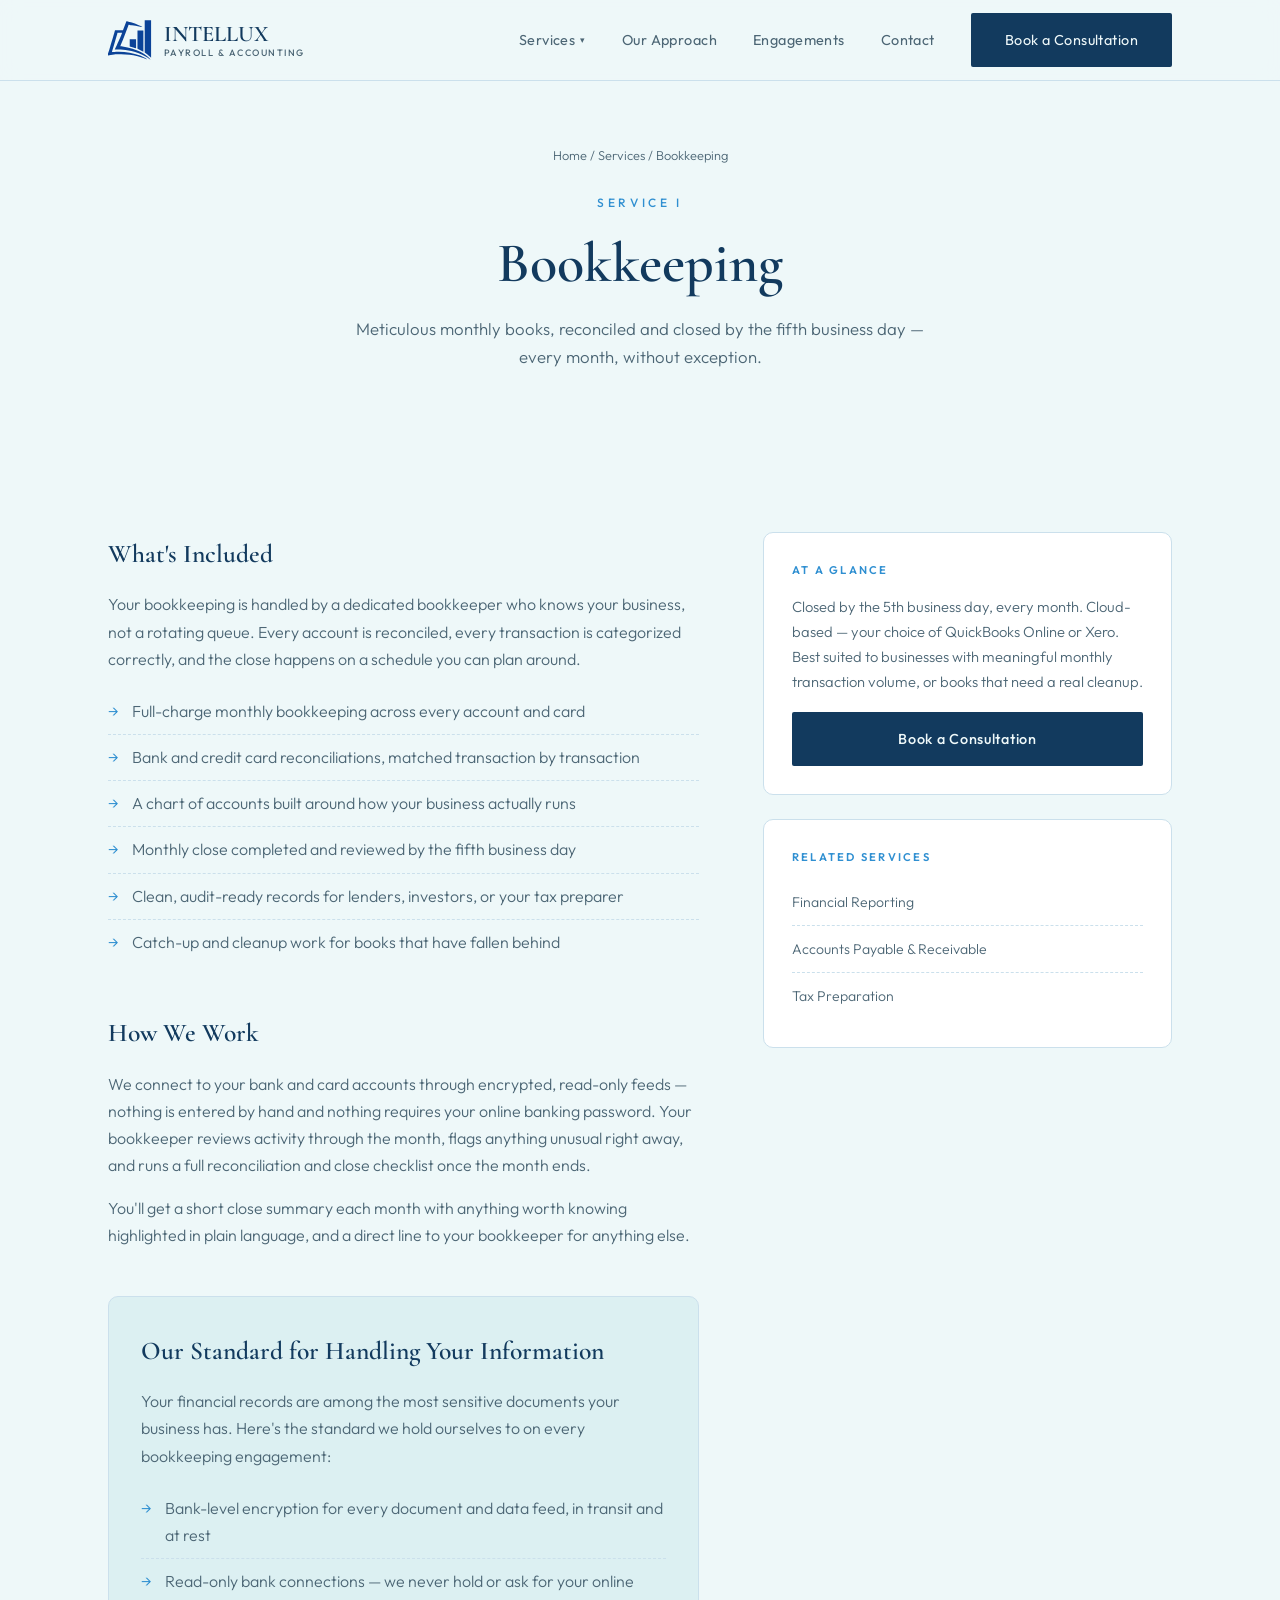
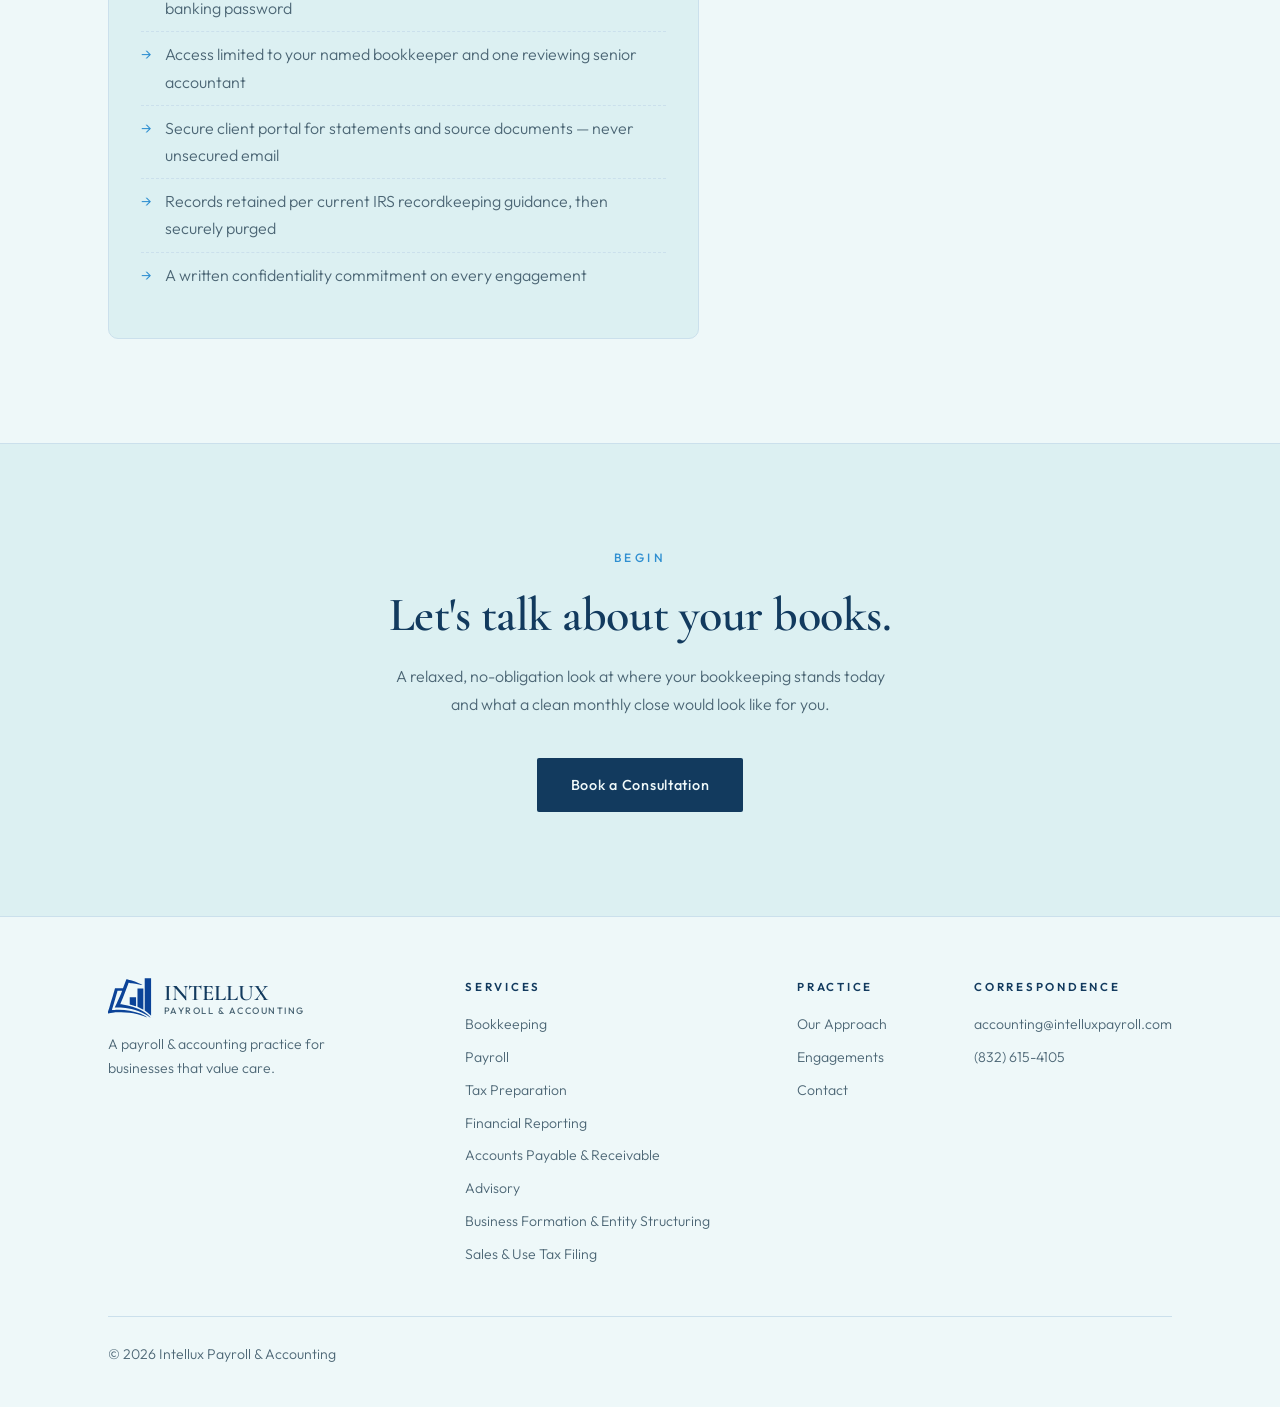
<file: services/bookkeeping.html>
<!DOCTYPE html>
<html lang="en">
<head>
  <meta charset="UTF-8">
  <meta name="viewport" content="width=device-width, initial-scale=1.0">
  <meta name="description" content="Meticulous monthly bookkeeping from Intellux Payroll & Accounting — reconciled and closed by the fifth business day, every month.">
  <title>Bookkeeping — Intellux Payroll & Accounting</title>
  <link rel="preconnect" href="https://fonts.googleapis.com">
  <link href="https://fonts.googleapis.com/css2?family=Cormorant+Garamond:ital,wght@0,500;0,600;1,500&family=Outfit:wght@300;400;500;600&display=swap" rel="stylesheet">
  <link rel="apple-touch-icon" sizes="180x180" href="images/apple-touch-icon.png">
  <link rel="icon" type="image/png" sizes="32x32" href="images/favicon-32x32.png">
  <link rel="icon" type="image/png" sizes="16x16" href="images/favicon-16x16.png">
  <link rel="manifest" href="images/site.webmanifest">
  <link rel="stylesheet" href="../css/styles.css">
</head>
<body>

<nav>
  <div class="container nav-inner">
    <a class="logo" href="../index.html">
      <img src="../assets/images/intellux-logo.svg" alt="Intellux Payroll &amp; Accounting" class="logo-img">
      <span class="logo-text"><span class="logo-word">INTELLUX</span><span class="logo-sub">Payroll &amp; Accounting</span></span>
    </a>
    <ul class="nav-links">
      <li class="has-dropdown">
        <a href="../index.html#services">Services <span class="caret">▾</span></a>
        <div class="dropdown">
          <a href="bookkeeping.html">Bookkeeping</a>
          <a href="payroll.html">Payroll</a>
          <a href="tax-preparation.html">Tax Preparation</a>
          <a href="financial-reporting.html">Financial Reporting</a>
          <a href="accounts-payable-receivable.html">Accounts Payable &amp; Receivable</a>
          <a href="advisory.html">Advisory</a>
          <a href="business-formation.html">Business Formation &amp; Entity Structuring</a>
          <a href="sales-use-tax.html">Sales &amp; Use Tax Filing</a>
        </div>
      </li>
      <li><a href="../index.html#philosophy">Our Approach</a></li>
      <li><a href="../index.html#plans">Engagements</a></li>
      <li><a href="../contact.html">Contact</a></li>
      <li><a class="btn btn-forest" href="../contact.html#consultation">Book a Consultation</a></li>
    </ul>
    <button class="nav-toggle" aria-label="Toggle menu" aria-expanded="false"><span></span><span></span><span></span></button>
  </div>
</nav>

<header class="svc-hero">
  <div class="container">
    <div class="breadcrumb reveal"><a href="../index.html">Home</a> / <a href="../index.html#services">Services</a> / Bookkeeping</div>
    <span class="kicker reveal">Service I</span>
    <h1 class="reveal d1">Bookkeeping</h1>
    <p class="reveal d2">Meticulous monthly books, reconciled and closed by the fifth business day — every month, without exception.</p>
  </div>
</header>

<section>
  <div class="container svc-body">
    <div class="svc-main reveal">
      <h2>What's Included</h2>
      <p>Your bookkeeping is handled by a dedicated bookkeeper who knows your business, not a rotating queue. Every account is reconciled, every transaction is categorized correctly, and the close happens on a schedule you can plan around.</p>
      <ul>
        <li>Full-charge monthly bookkeeping across every account and card</li>
        <li>Bank and credit card reconciliations, matched transaction by transaction</li>
        <li>A chart of accounts built around how your business actually runs</li>
        <li>Monthly close completed and reviewed by the fifth business day</li>
        <li>Clean, audit-ready records for lenders, investors, or your tax preparer</li>
        <li>Catch-up and cleanup work for books that have fallen behind</li>
      </ul>

      <h2>How We Work</h2>
      <p>We connect to your bank and card accounts through encrypted, read-only feeds — nothing is entered by hand and nothing requires your online banking password. Your bookkeeper reviews activity through the month, flags anything unusual right away, and runs a full reconciliation and close checklist once the month ends.</p>
      <p>You'll get a short close summary each month with anything worth knowing highlighted in plain language, and a direct line to your bookkeeper for anything else.</p>

      <div class="standard-box">
        <h2>Our Standard for Handling Your Information</h2>
        <p>Your financial records are among the most sensitive documents your business has. Here's the standard we hold ourselves to on every bookkeeping engagement:</p>
        <ul>
          <li>Bank-level encryption for every document and data feed, in transit and at rest</li>
          <li>Read-only bank connections — we never hold or ask for your online banking password</li>
          <li>Access limited to your named bookkeeper and one reviewing senior accountant</li>
          <li>Secure client portal for statements and source documents — never unsecured email</li>
          <li>Records retained per current IRS recordkeeping guidance, then securely purged</li>
          <li>A written confidentiality commitment on every engagement</li>
        </ul>
      </div>
    </div>

    <aside>
      <div class="side-card">
        <h4>At a Glance</h4>
        <p>Closed by the 5th business day, every month. Cloud-based — your choice of QuickBooks Online or Xero. Best suited to businesses with meaningful monthly transaction volume, or books that need a real cleanup.</p>
        <a class="btn btn-forest" href="../contact.html#consultation">Book a Consultation</a>
      </div>
      <div class="side-card">
        <h4>Related Services</h4>
        <div class="related">
          <a href="financial-reporting.html">Financial Reporting</a>
          <a href="accounts-payable-receivable.html">Accounts Payable &amp; Receivable</a>
          <a href="tax-preparation.html">Tax Preparation</a>
        </div>
      </div>
    </aside>
  </div>
</section>

<section class="cta">
  <div class="container reveal">
    <span class="kicker">Begin</span>
    <h2 class="serif">Let's talk about your books.</h2>
    <p>A relaxed, no-obligation look at where your bookkeeping stands today and what a clean monthly close would look like for you.</p>
    <a class="btn btn-forest" href="../contact.html#consultation">Book a Consultation</a>
  </div>
</section>

<footer>
  <div class="container">
    <div class="foot">
      <div style="max-width:270px">
        <a class="logo" href="../index.html">
          <img src="../assets/images/intellux-logo.svg" alt="Intellux Payroll &amp; Accounting" class="logo-img">
          <span class="logo-text"><span class="logo-word">INTELLUX</span><span class="logo-sub">Payroll &amp; Accounting</span></span>
        </a>
        <p style="margin-top:14px">A payroll &amp; accounting practice for businesses that value care.</p>
      </div>
      <div><h4>Services</h4><a href="bookkeeping.html">Bookkeeping</a><a href="payroll.html">Payroll</a><a href="tax-preparation.html">Tax Preparation</a><a href="financial-reporting.html">Financial Reporting</a><a href="accounts-payable-receivable.html">Accounts Payable &amp; Receivable</a><a href="advisory.html">Advisory</a><a href="business-formation.html">Business Formation &amp; Entity Structuring</a><a href="sales-use-tax.html">Sales &amp; Use Tax Filing</a></div>
      <div><h4>Practice</h4><a href="../index.html#philosophy">Our Approach</a><a href="../index.html#plans">Engagements</a><a href="../contact.html">Contact</a></div>
      <div><h4>Correspondence</h4><a href="mailto:accounting@intelluxpayroll.com">accounting@intelluxpayroll.com</a><a href="tel:+18326154105">(832) 615-4105</a></div>
    </div>
    <div class="copy"><span>© 2026 Intellux Payroll &amp; Accounting</span></div>
  </div>
</footer>

<script src="../js/main.js"></script>
</body>
</html>
</file>
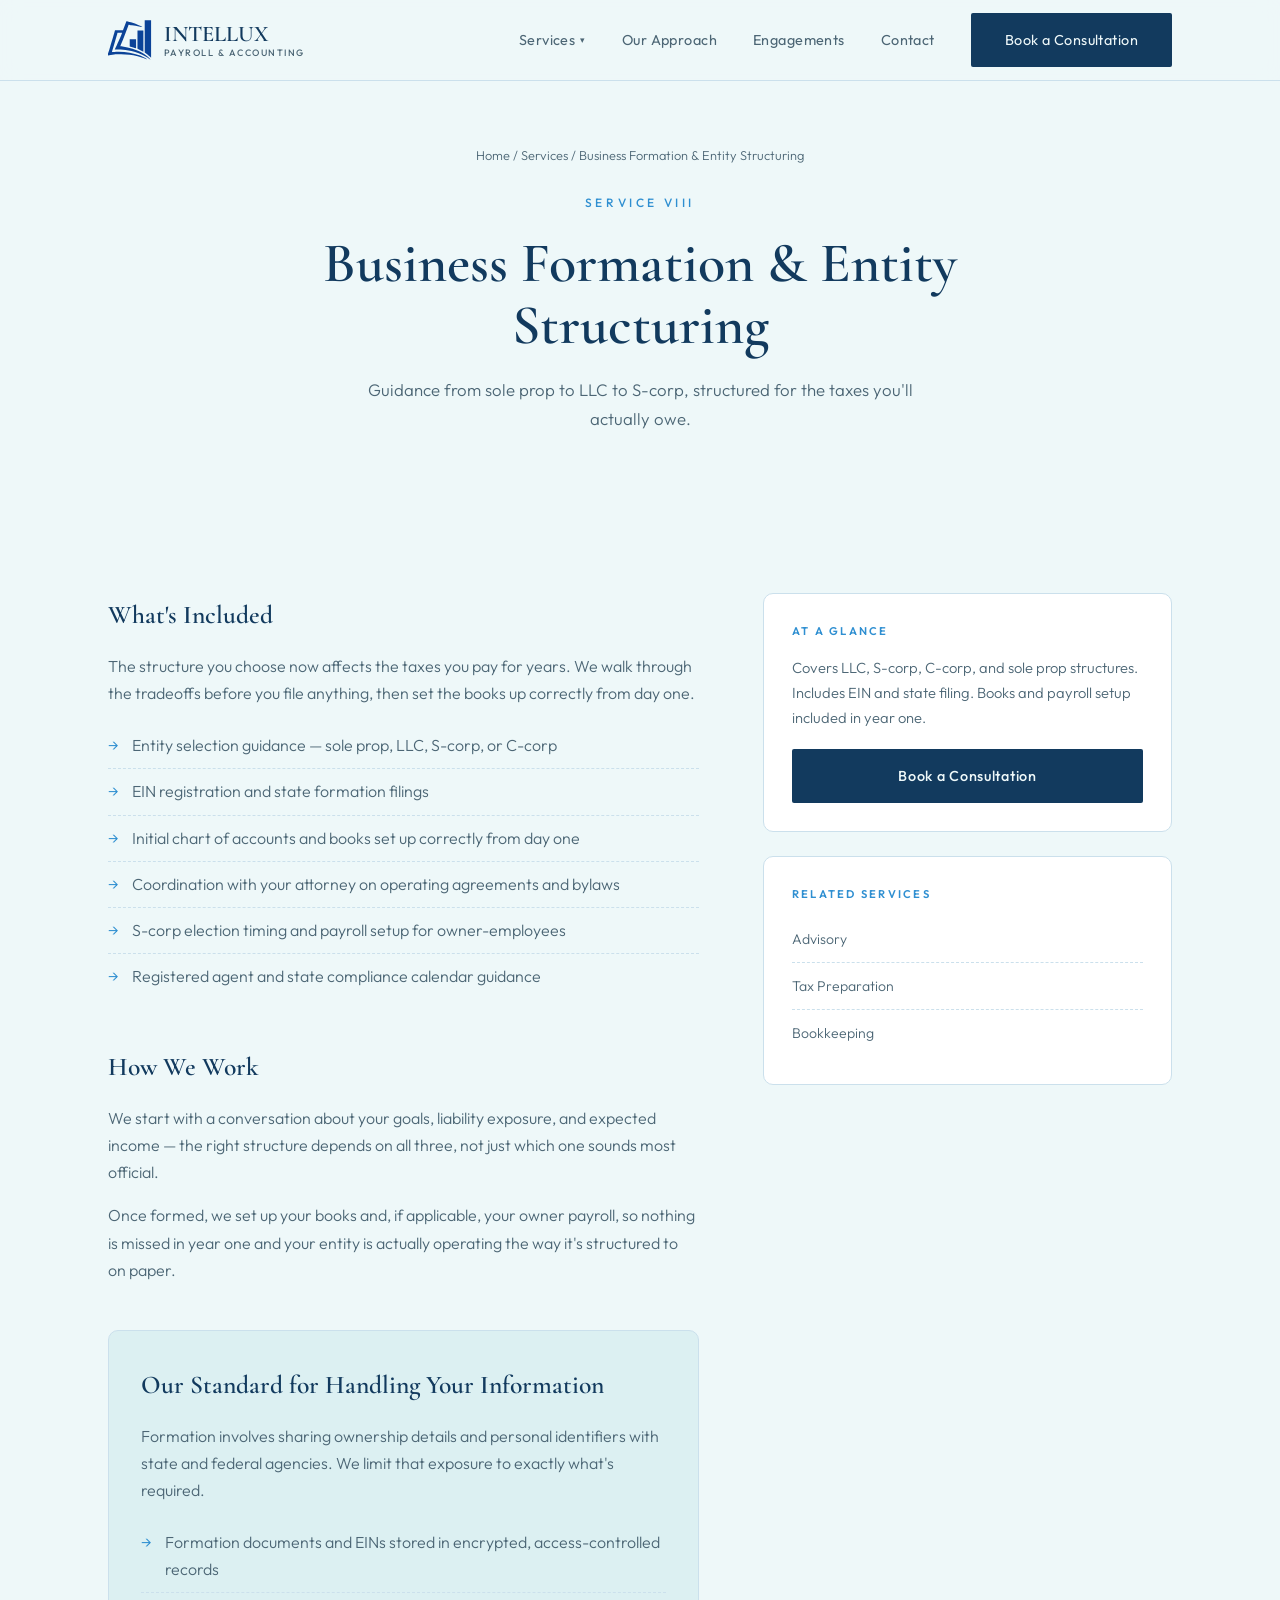
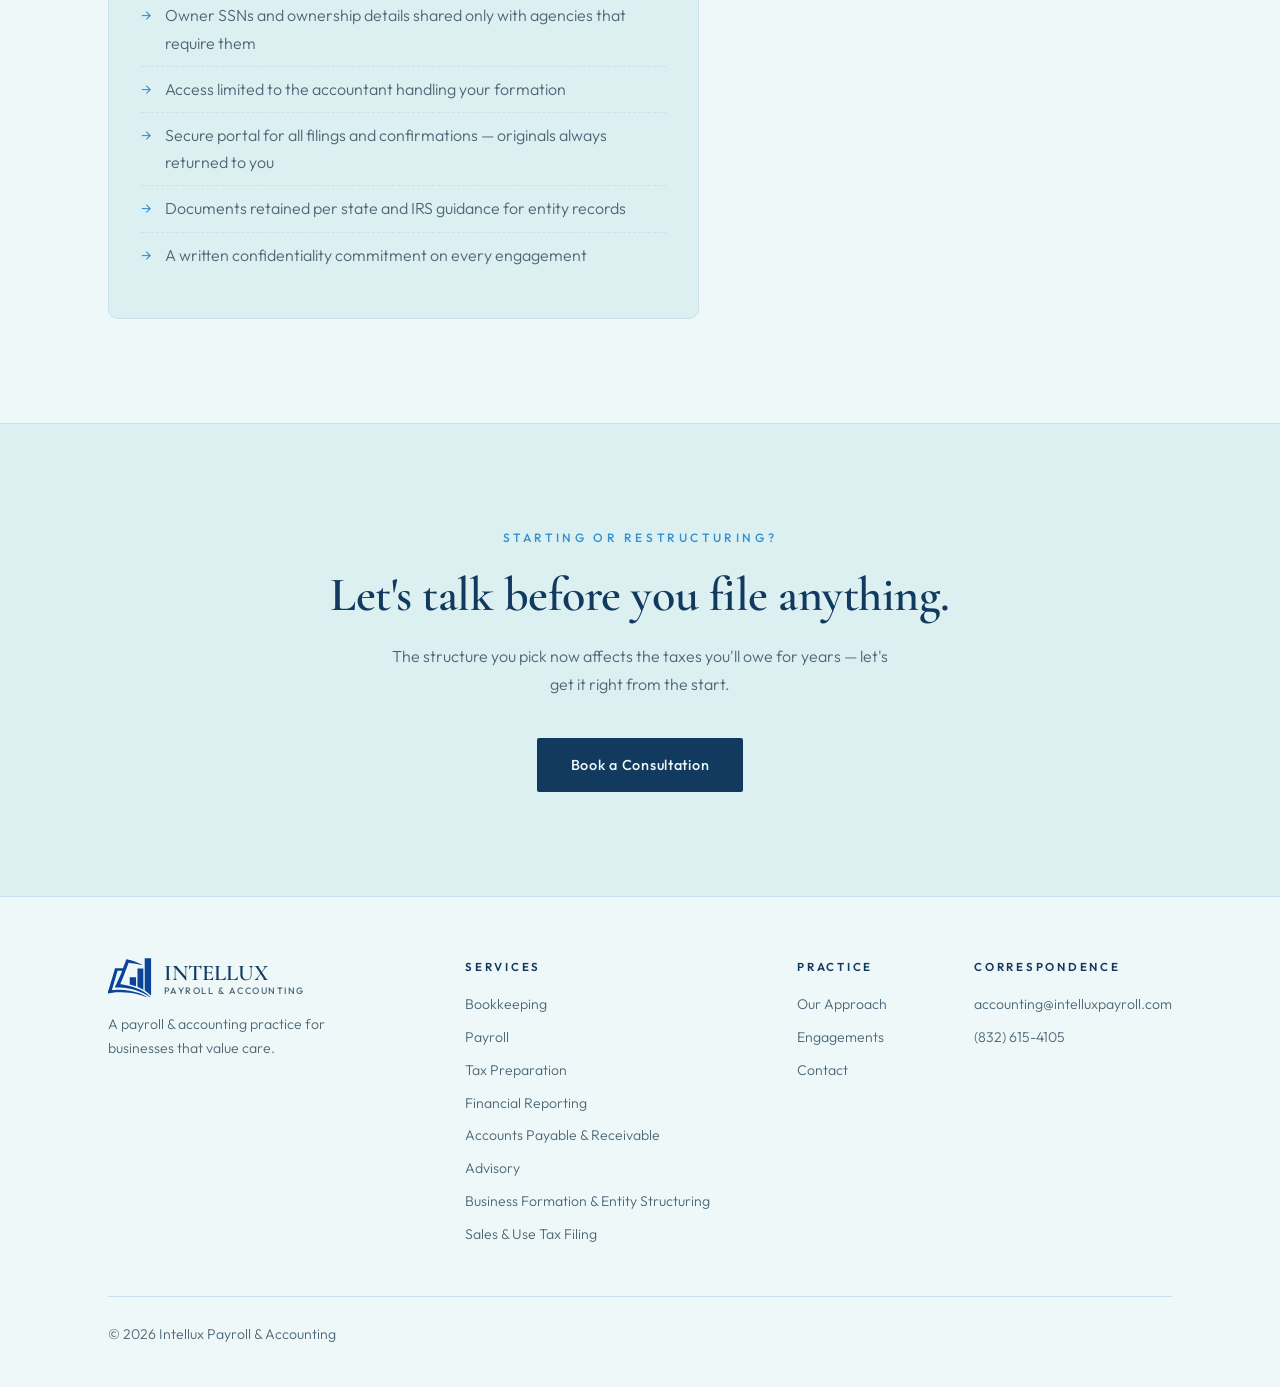
<file: services/business-formation.html>
<!DOCTYPE html>
<html lang="en">
<head>
  <meta charset="UTF-8">
  <meta name="viewport" content="width=device-width, initial-scale=1.0">
  <meta name="description" content="Business formation and entity structuring from Intellux Payroll & Accounting — guidance from sole prop to LLC to S-corp.">
  <title>Business Formation & Entity Structuring — Intellux Payroll & Accounting</title>
  <link rel="preconnect" href="https://fonts.googleapis.com">
  <link href="https://fonts.googleapis.com/css2?family=Cormorant+Garamond:ital,wght@0,500;0,600;1,500&family=Outfit:wght@300;400;500;600&display=swap" rel="stylesheet">
  <link rel="apple-touch-icon" sizes="180x180" href="images/apple-touch-icon.png">
  <link rel="icon" type="image/png" sizes="32x32" href="images/favicon-32x32.png">
  <link rel="icon" type="image/png" sizes="16x16" href="images/favicon-16x16.png">
  <link rel="manifest" href="images/site.webmanifest">
  <link rel="stylesheet" href="../css/styles.css">
</head>
<body>

<nav>
  <div class="container nav-inner">
    <a class="logo" href="../index.html">
      <img src="../assets/images/intellux-logo.svg" alt="Intellux Payroll &amp; Accounting" class="logo-img">
      <span class="logo-text"><span class="logo-word">INTELLUX</span><span class="logo-sub">Payroll &amp; Accounting</span></span>
    </a>
    <ul class="nav-links">
      <li class="has-dropdown">
        <a href="../index.html#services">Services <span class="caret">▾</span></a>
        <div class="dropdown">
          <a href="bookkeeping.html">Bookkeeping</a>
          <a href="payroll.html">Payroll</a>
          <a href="tax-preparation.html">Tax Preparation</a>
          <a href="financial-reporting.html">Financial Reporting</a>
          <a href="accounts-payable-receivable.html">Accounts Payable &amp; Receivable</a>
          <a href="advisory.html">Advisory</a>
          <a href="business-formation.html">Business Formation &amp; Entity Structuring</a>
          <a href="sales-use-tax.html">Sales &amp; Use Tax Filing</a>
        </div>
      </li>
      <li><a href="../index.html#philosophy">Our Approach</a></li>
      <li><a href="../index.html#plans">Engagements</a></li>
      <li><a href="../contact.html">Contact</a></li>
      <li><a class="btn btn-forest" href="../contact.html#consultation">Book a Consultation</a></li>
    </ul>
    <button class="nav-toggle" aria-label="Toggle menu" aria-expanded="false"><span></span><span></span><span></span></button>
  </div>
</nav>

<header class="svc-hero">
  <div class="container">
    <div class="breadcrumb reveal"><a href="../index.html">Home</a> / <a href="../index.html#services">Services</a> / Business Formation &amp; Entity Structuring</div>
    <span class="kicker reveal">Service VIII</span>
    <h1 class="reveal d1">Business Formation &amp; Entity Structuring</h1>
    <p class="reveal d2">Guidance from sole prop to LLC to S-corp, structured for the taxes you'll actually owe.</p>
  </div>
</header>

<section>
  <div class="container svc-body">
    <div class="svc-main reveal">
      <h2>What's Included</h2>
      <p>The structure you choose now affects the taxes you pay for years. We walk through the tradeoffs before you file anything, then set the books up correctly from day one.</p>
      <ul>
        <li>Entity selection guidance — sole prop, LLC, S-corp, or C-corp</li>
        <li>EIN registration and state formation filings</li>
        <li>Initial chart of accounts and books set up correctly from day one</li>
        <li>Coordination with your attorney on operating agreements and bylaws</li>
        <li>S-corp election timing and payroll setup for owner-employees</li>
        <li>Registered agent and state compliance calendar guidance</li>
      </ul>

      <h2>How We Work</h2>
      <p>We start with a conversation about your goals, liability exposure, and expected income — the right structure depends on all three, not just which one sounds most official.</p>
      <p>Once formed, we set up your books and, if applicable, your owner payroll, so nothing is missed in year one and your entity is actually operating the way it's structured to on paper.</p>

      <div class="standard-box">
        <h2>Our Standard for Handling Your Information</h2>
        <p>Formation involves sharing ownership details and personal identifiers with state and federal agencies. We limit that exposure to exactly what's required.</p>
        <ul>
          <li>Formation documents and EINs stored in encrypted, access-controlled records</li>
          <li>Owner SSNs and ownership details shared only with agencies that require them</li>
          <li>Access limited to the accountant handling your formation</li>
          <li>Secure portal for all filings and confirmations — originals always returned to you</li>
          <li>Documents retained per state and IRS guidance for entity records</li>
          <li>A written confidentiality commitment on every engagement</li>
        </ul>
      </div>
    </div>

    <aside>
      <div class="side-card">
        <h4>At a Glance</h4>
        <p>Covers LLC, S-corp, C-corp, and sole prop structures. Includes EIN and state filing. Books and payroll setup included in year one.</p>
        <a class="btn btn-forest" href="../contact.html#consultation">Book a Consultation</a>
      </div>
      <div class="side-card">
        <h4>Related Services</h4>
        <div class="related">
          <a href="advisory.html">Advisory</a>
          <a href="tax-preparation.html">Tax Preparation</a>
          <a href="bookkeeping.html">Bookkeeping</a>
        </div>
      </div>
    </aside>
  </div>
</section>

<section class="cta">
  <div class="container reveal">
    <span class="kicker">Starting or Restructuring?</span>
    <h2 class="serif">Let's talk before you file anything.</h2>
    <p>The structure you pick now affects the taxes you'll owe for years — let's get it right from the start.</p>
    <a class="btn btn-forest" href="../contact.html#consultation">Book a Consultation</a>
  </div>
</section>

<footer>
  <div class="container">
    <div class="foot">
      <div style="max-width:270px">
        <a class="logo" href="../index.html">
          <img src="../assets/images/intellux-logo.svg" alt="Intellux Payroll &amp; Accounting" class="logo-img">
          <span class="logo-text"><span class="logo-word">INTELLUX</span><span class="logo-sub">Payroll &amp; Accounting</span></span>
        </a>
        <p style="margin-top:14px">A payroll &amp; accounting practice for businesses that value care.</p>
      </div>
      <div><h4>Services</h4><a href="bookkeeping.html">Bookkeeping</a><a href="payroll.html">Payroll</a><a href="tax-preparation.html">Tax Preparation</a><a href="financial-reporting.html">Financial Reporting</a><a href="accounts-payable-receivable.html">Accounts Payable &amp; Receivable</a><a href="advisory.html">Advisory</a><a href="business-formation.html">Business Formation &amp; Entity Structuring</a><a href="sales-use-tax.html">Sales &amp; Use Tax Filing</a></div>
      <div><h4>Practice</h4><a href="../index.html#philosophy">Our Approach</a><a href="../index.html#plans">Engagements</a><a href="../contact.html">Contact</a></div>
      <div><h4>Correspondence</h4><a href="mailto:accounting@intelluxpayroll.com">accounting@intelluxpayroll.com</a><a href="tel:+18326154105">(832) 615-4105</a></div>
    </div>
    <div class="copy"><span>© 2026 Intellux Payroll &amp; Accounting</span></div>
  </div>
</footer>

<script src="../js/main.js"></script>
</body>
</html>
</file>
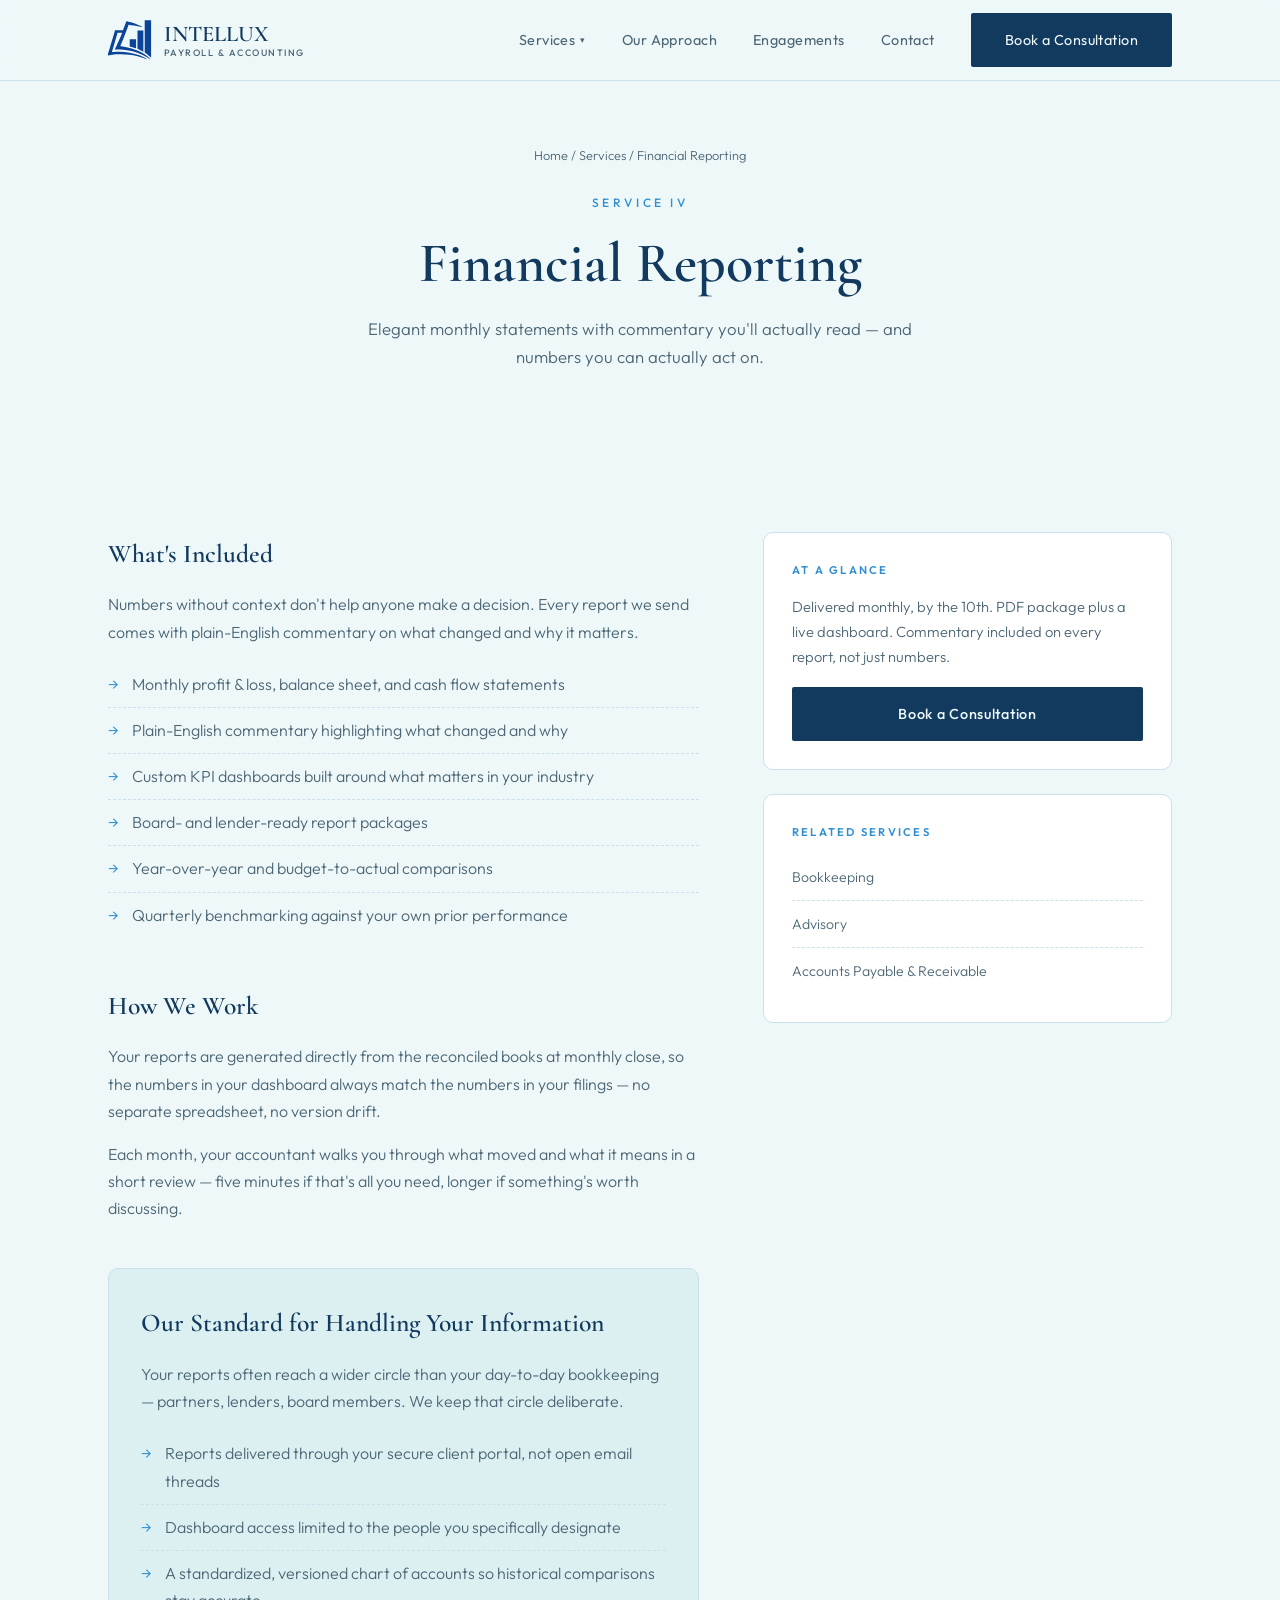
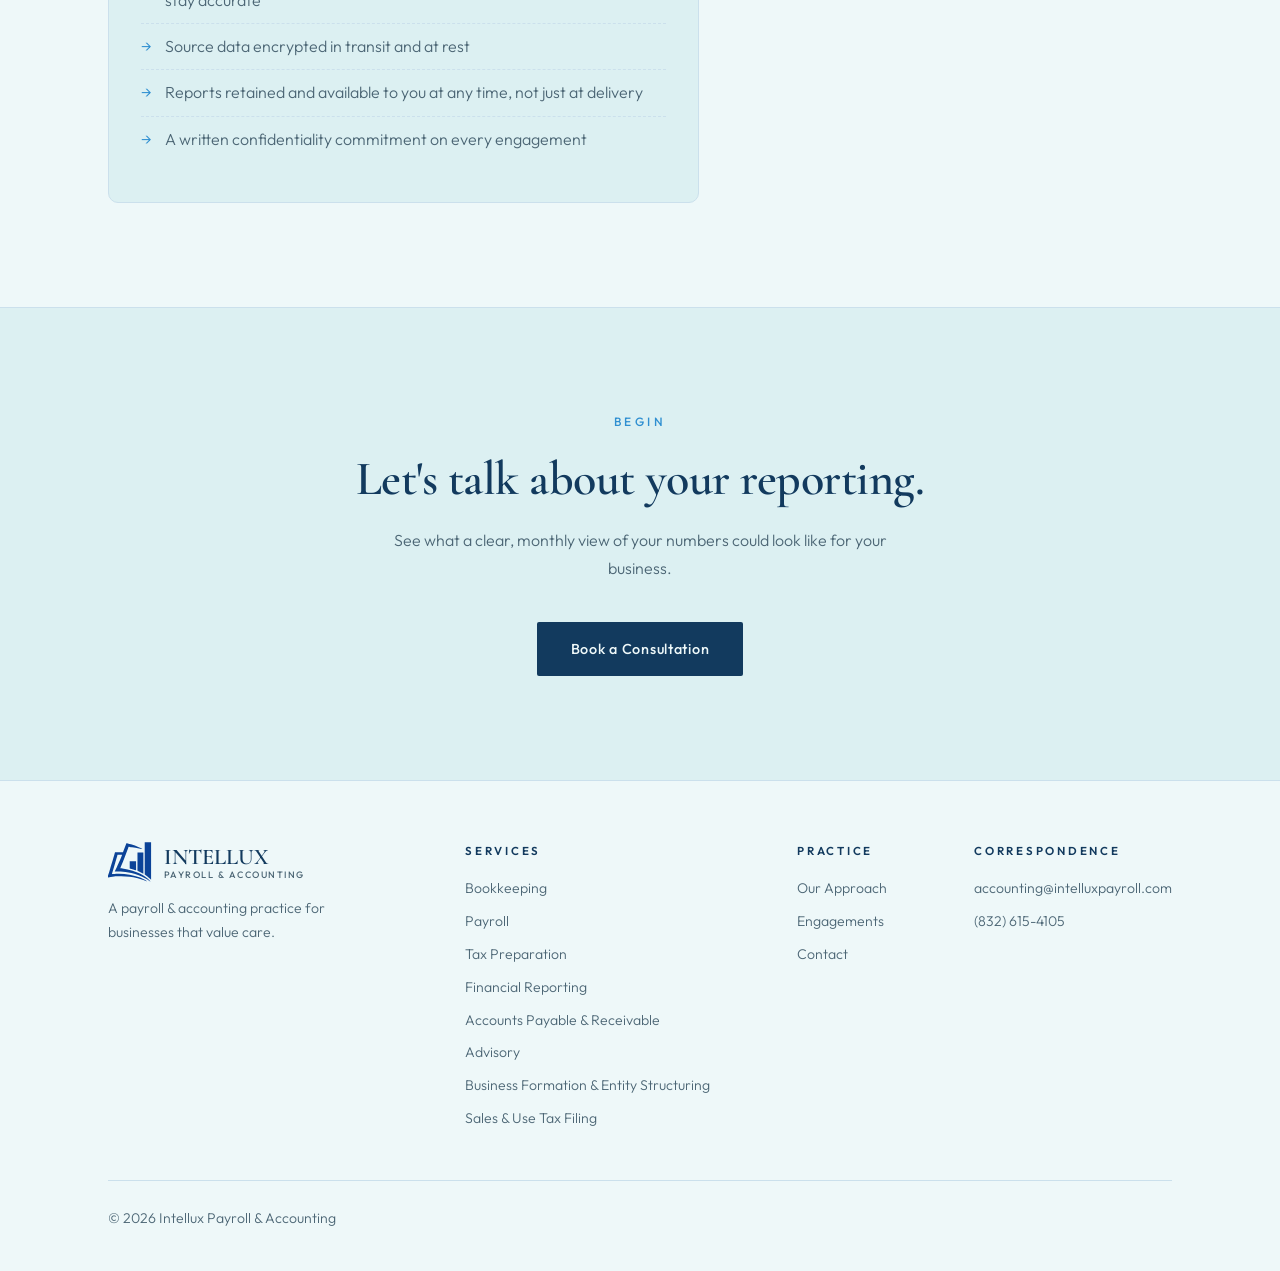
<file: services/financial-reporting.html>
<!DOCTYPE html>
<html lang="en">
<head>
  <meta charset="UTF-8">
  <meta name="viewport" content="width=device-width, initial-scale=1.0">
  <meta name="description" content="Monthly financial reporting from Intellux Payroll & Accounting — elegant statements with commentary you'll actually read.">
  <title>Financial Reporting — Intellux Payroll & Accounting</title>
  <link rel="preconnect" href="https://fonts.googleapis.com">
  <link href="https://fonts.googleapis.com/css2?family=Cormorant+Garamond:ital,wght@0,500;0,600;1,500&family=Outfit:wght@300;400;500;600&display=swap" rel="stylesheet">
  <link rel="apple-touch-icon" sizes="180x180" href="images/apple-touch-icon.png">
  <link rel="icon" type="image/png" sizes="32x32" href="images/favicon-32x32.png">
  <link rel="icon" type="image/png" sizes="16x16" href="images/favicon-16x16.png">
  <link rel="manifest" href="images/site.webmanifest">
  <link rel="stylesheet" href="../css/styles.css">
</head>
<body>

<nav>
  <div class="container nav-inner">
    <a class="logo" href="../index.html">
      <img src="../assets/images/intellux-logo.svg" alt="Intellux Payroll &amp; Accounting" class="logo-img">
      <span class="logo-text"><span class="logo-word">INTELLUX</span><span class="logo-sub">Payroll &amp; Accounting</span></span>
    </a>
    <ul class="nav-links">
      <li class="has-dropdown">
        <a href="../index.html#services">Services <span class="caret">▾</span></a>
        <div class="dropdown">
          <a href="bookkeeping.html">Bookkeeping</a>
          <a href="payroll.html">Payroll</a>
          <a href="tax-preparation.html">Tax Preparation</a>
          <a href="financial-reporting.html">Financial Reporting</a>
          <a href="accounts-payable-receivable.html">Accounts Payable &amp; Receivable</a>
          <a href="advisory.html">Advisory</a>
          <a href="business-formation.html">Business Formation &amp; Entity Structuring</a>
          <a href="sales-use-tax.html">Sales &amp; Use Tax Filing</a>
        </div>
      </li>
      <li><a href="../index.html#philosophy">Our Approach</a></li>
      <li><a href="../index.html#plans">Engagements</a></li>
      <li><a href="../contact.html">Contact</a></li>
      <li><a class="btn btn-forest" href="../contact.html#consultation">Book a Consultation</a></li>
    </ul>
    <button class="nav-toggle" aria-label="Toggle menu" aria-expanded="false"><span></span><span></span><span></span></button>
  </div>
</nav>

<header class="svc-hero">
  <div class="container">
    <div class="breadcrumb reveal"><a href="../index.html">Home</a> / <a href="../index.html#services">Services</a> / Financial Reporting</div>
    <span class="kicker reveal">Service IV</span>
    <h1 class="reveal d1">Financial Reporting</h1>
    <p class="reveal d2">Elegant monthly statements with commentary you'll actually read — and numbers you can actually act on.</p>
  </div>
</header>

<section>
  <div class="container svc-body">
    <div class="svc-main reveal">
      <h2>What's Included</h2>
      <p>Numbers without context don't help anyone make a decision. Every report we send comes with plain-English commentary on what changed and why it matters.</p>
      <ul>
        <li>Monthly profit &amp; loss, balance sheet, and cash flow statements</li>
        <li>Plain-English commentary highlighting what changed and why</li>
        <li>Custom KPI dashboards built around what matters in your industry</li>
        <li>Board- and lender-ready report packages</li>
        <li>Year-over-year and budget-to-actual comparisons</li>
        <li>Quarterly benchmarking against your own prior performance</li>
      </ul>

      <h2>How We Work</h2>
      <p>Your reports are generated directly from the reconciled books at monthly close, so the numbers in your dashboard always match the numbers in your filings — no separate spreadsheet, no version drift.</p>
      <p>Each month, your accountant walks you through what moved and what it means in a short review — five minutes if that's all you need, longer if something's worth discussing.</p>

      <div class="standard-box">
        <h2>Our Standard for Handling Your Information</h2>
        <p>Your reports often reach a wider circle than your day-to-day bookkeeping — partners, lenders, board members. We keep that circle deliberate.</p>
        <ul>
          <li>Reports delivered through your secure client portal, not open email threads</li>
          <li>Dashboard access limited to the people you specifically designate</li>
          <li>A standardized, versioned chart of accounts so historical comparisons stay accurate</li>
          <li>Source data encrypted in transit and at rest</li>
          <li>Reports retained and available to you at any time, not just at delivery</li>
          <li>A written confidentiality commitment on every engagement</li>
        </ul>
      </div>
    </div>

    <aside>
      <div class="side-card">
        <h4>At a Glance</h4>
        <p>Delivered monthly, by the 10th. PDF package plus a live dashboard. Commentary included on every report, not just numbers.</p>
        <a class="btn btn-forest" href="../contact.html#consultation">Book a Consultation</a>
      </div>
      <div class="side-card">
        <h4>Related Services</h4>
        <div class="related">
          <a href="bookkeeping.html">Bookkeeping</a>
          <a href="advisory.html">Advisory</a>
          <a href="accounts-payable-receivable.html">Accounts Payable &amp; Receivable</a>
        </div>
      </div>
    </aside>
  </div>
</section>

<section class="cta">
  <div class="container reveal">
    <span class="kicker">Begin</span>
    <h2 class="serif">Let's talk about your reporting.</h2>
    <p>See what a clear, monthly view of your numbers could look like for your business.</p>
    <a class="btn btn-forest" href="../contact.html#consultation">Book a Consultation</a>
  </div>
</section>

<footer>
  <div class="container">
    <div class="foot">
      <div style="max-width:270px">
        <a class="logo" href="../index.html">
          <img src="../assets/images/intellux-logo.svg" alt="Intellux Payroll &amp; Accounting" class="logo-img">
          <span class="logo-text"><span class="logo-word">INTELLUX</span><span class="logo-sub">Payroll &amp; Accounting</span></span>
        </a>
        <p style="margin-top:14px">A payroll &amp; accounting practice for businesses that value care.</p>
      </div>
      <div><h4>Services</h4><a href="bookkeeping.html">Bookkeeping</a><a href="payroll.html">Payroll</a><a href="tax-preparation.html">Tax Preparation</a><a href="financial-reporting.html">Financial Reporting</a><a href="accounts-payable-receivable.html">Accounts Payable &amp; Receivable</a><a href="advisory.html">Advisory</a><a href="business-formation.html">Business Formation &amp; Entity Structuring</a><a href="sales-use-tax.html">Sales &amp; Use Tax Filing</a></div>
      <div><h4>Practice</h4><a href="../index.html#philosophy">Our Approach</a><a href="../index.html#plans">Engagements</a><a href="../contact.html">Contact</a></div>
      <div><h4>Correspondence</h4><a href="mailto:accounting@intelluxpayroll.com">accounting@intelluxpayroll.com</a><a href="tel:+18326154105">(832) 615-4105</a></div>
    </div>
    <div class="copy"><span>© 2026 Intellux Payroll &amp; Accounting</span></div>
  </div>
</footer>

<script src="../js/main.js"></script>
</body>
</html>
</file>
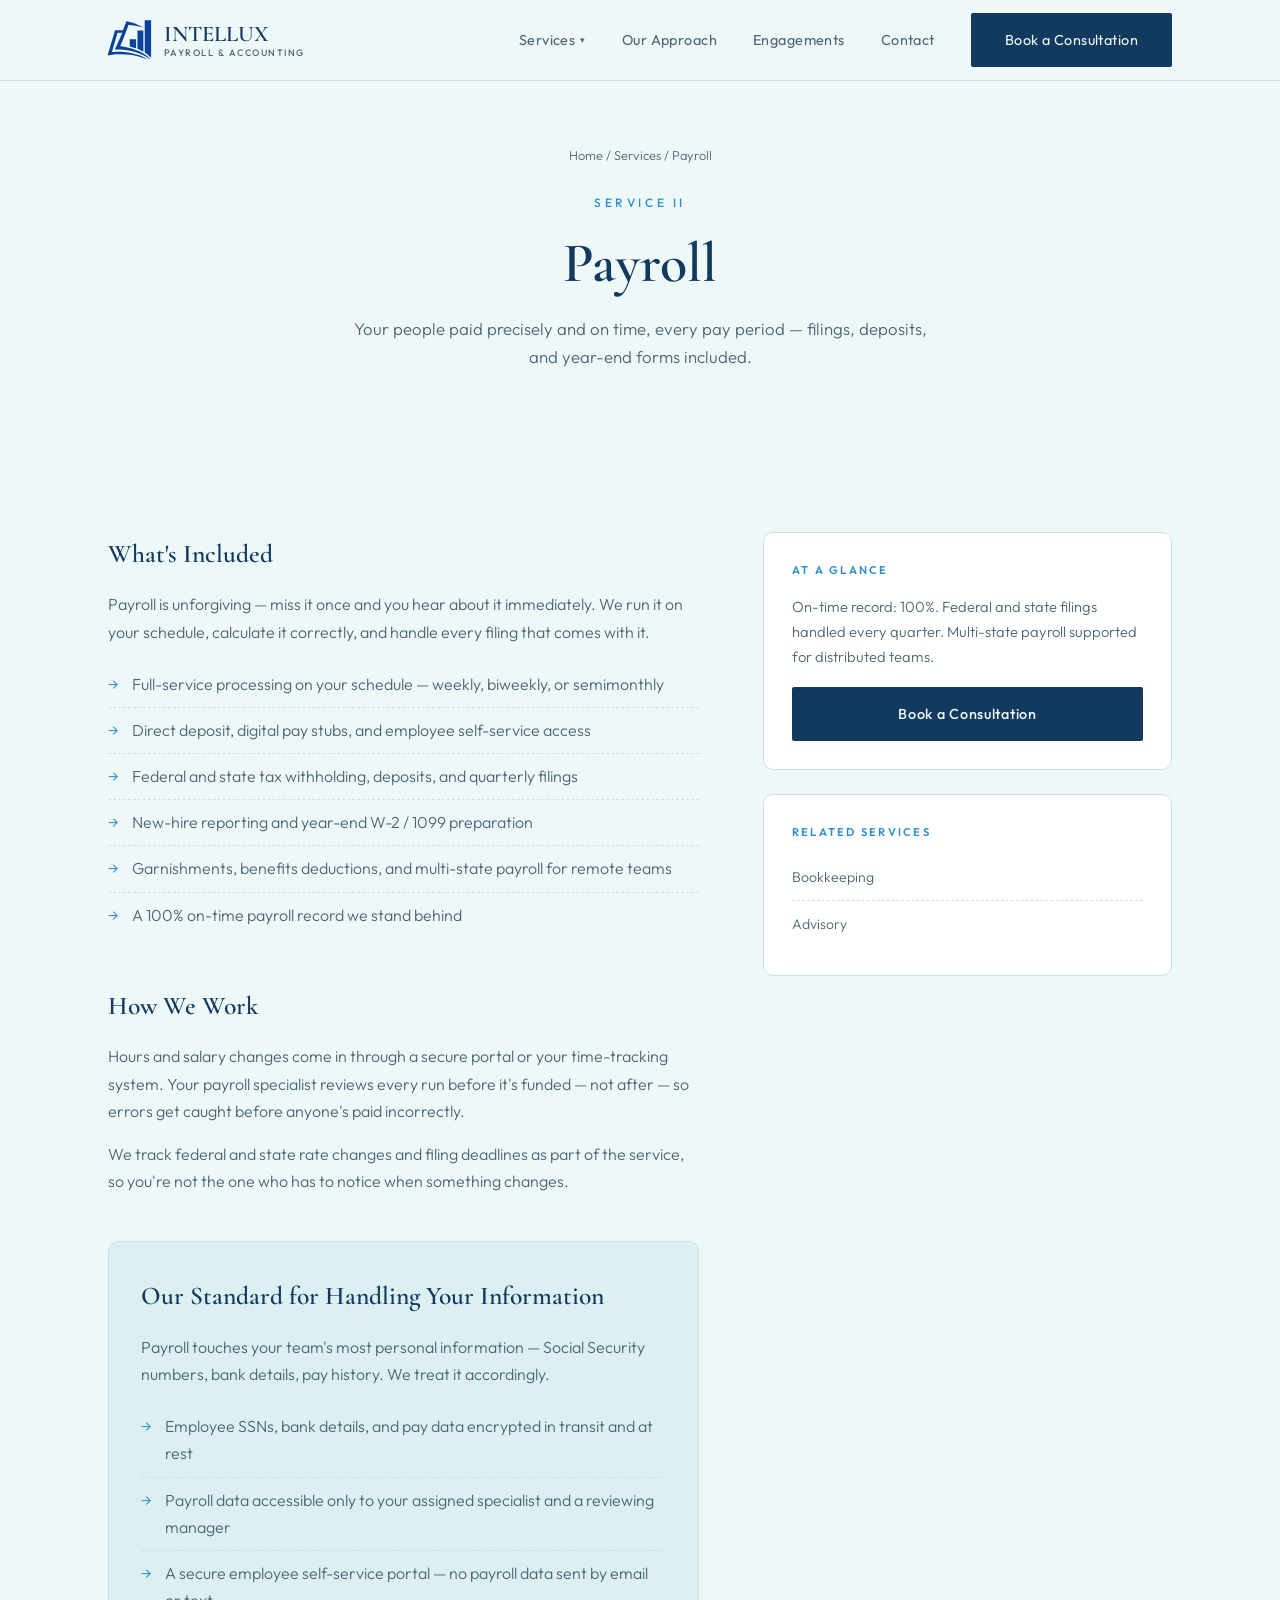
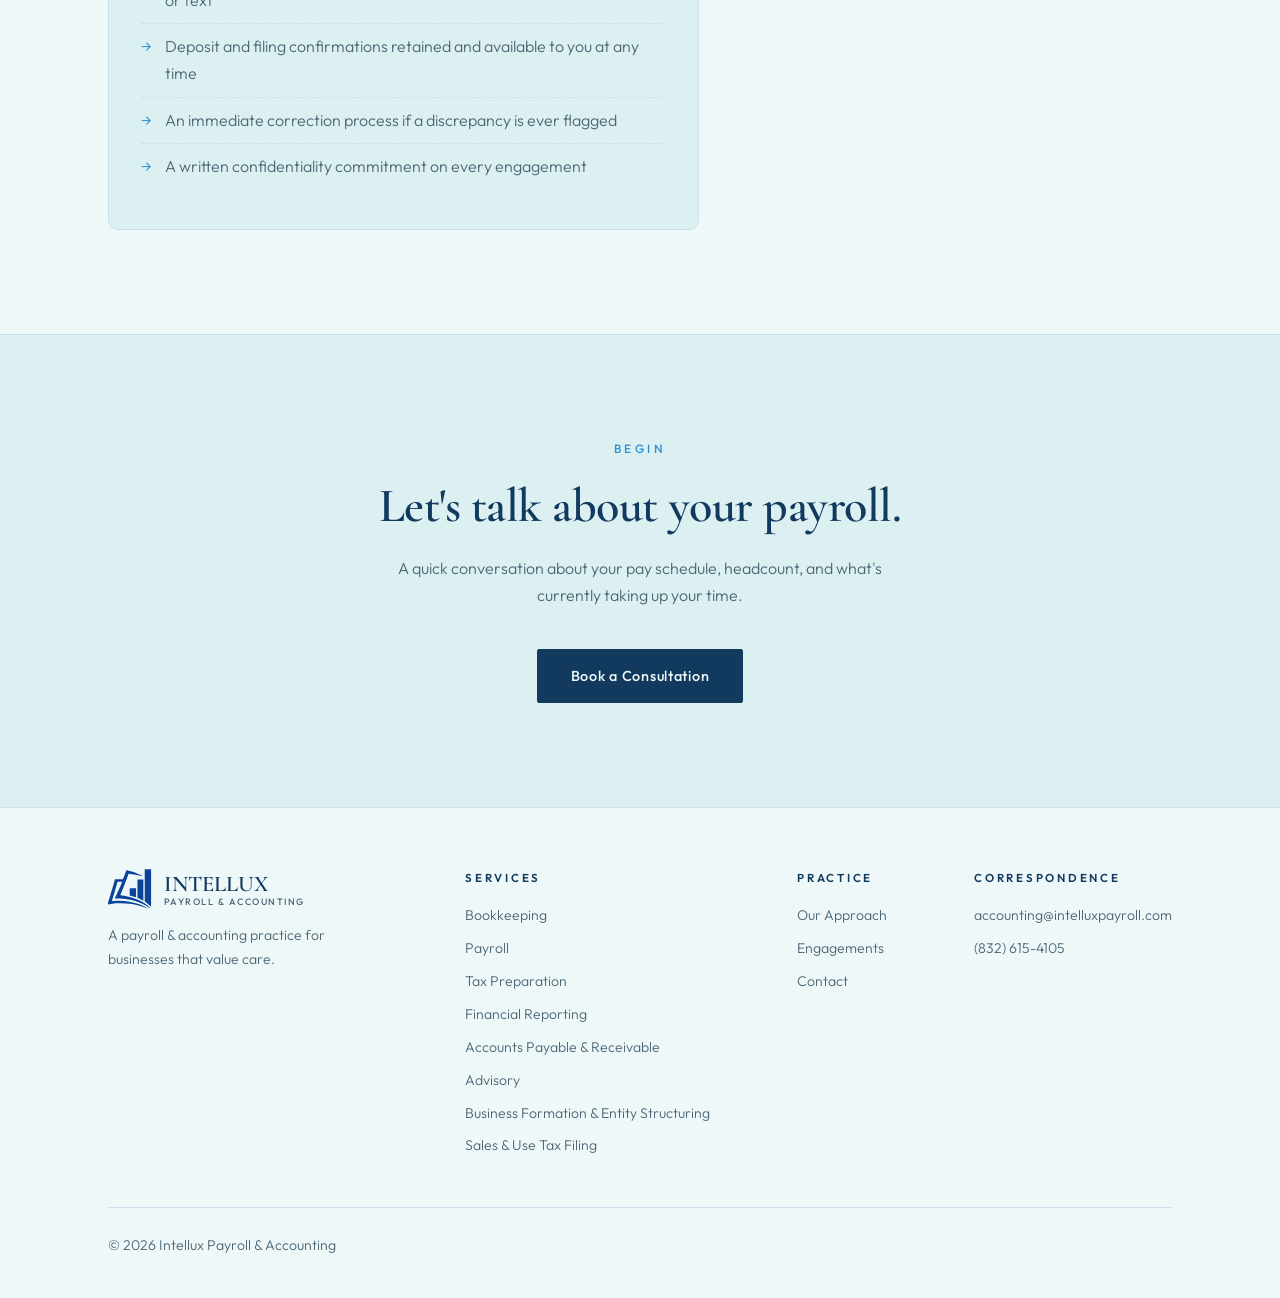
<file: services/payroll.html>
<!DOCTYPE html>
<html lang="en">
<head>
  <meta charset="UTF-8">
  <meta name="viewport" content="width=device-width, initial-scale=1.0">
  <meta name="description" content="Full-service payroll from Intellux Payroll & Accounting — your people paid precisely and on time, with filings and deposits handled.">
  <title>Payroll — Intellux Payroll & Accounting</title>
  <link rel="preconnect" href="https://fonts.googleapis.com">
  <link href="https://fonts.googleapis.com/css2?family=Cormorant+Garamond:ital,wght@0,500;0,600;1,500&family=Outfit:wght@300;400;500;600&display=swap" rel="stylesheet">
  <link rel="apple-touch-icon" sizes="180x180" href="images/apple-touch-icon.png">
  <link rel="icon" type="image/png" sizes="32x32" href="images/favicon-32x32.png">
  <link rel="icon" type="image/png" sizes="16x16" href="images/favicon-16x16.png">
  <link rel="manifest" href="images/site.webmanifest">
  <link rel="stylesheet" href="../css/styles.css">
</head>
<body>

<nav>
  <div class="container nav-inner">
    <a class="logo" href="../index.html">
      <img src="../assets/images/intellux-logo.svg" alt="Intellux Payroll &amp; Accounting" class="logo-img">
      <span class="logo-text"><span class="logo-word">INTELLUX</span><span class="logo-sub">Payroll &amp; Accounting</span></span>
    </a>
    <ul class="nav-links">
      <li class="has-dropdown">
        <a href="../index.html#services">Services <span class="caret">▾</span></a>
        <div class="dropdown">
          <a href="bookkeeping.html">Bookkeeping</a>
          <a href="payroll.html">Payroll</a>
          <a href="tax-preparation.html">Tax Preparation</a>
          <a href="financial-reporting.html">Financial Reporting</a>
          <a href="accounts-payable-receivable.html">Accounts Payable &amp; Receivable</a>
          <a href="advisory.html">Advisory</a>
          <a href="business-formation.html">Business Formation &amp; Entity Structuring</a>
          <a href="sales-use-tax.html">Sales &amp; Use Tax Filing</a>
        </div>
      </li>
      <li><a href="../index.html#philosophy">Our Approach</a></li>
      <li><a href="../index.html#plans">Engagements</a></li>
      <li><a href="../contact.html">Contact</a></li>
      <li><a class="btn btn-forest" href="../contact.html#consultation">Book a Consultation</a></li>
    </ul>
    <button class="nav-toggle" aria-label="Toggle menu" aria-expanded="false"><span></span><span></span><span></span></button>
  </div>
</nav>

<header class="svc-hero">
  <div class="container">
    <div class="breadcrumb reveal"><a href="../index.html">Home</a> / <a href="../index.html#services">Services</a> / Payroll</div>
    <span class="kicker reveal">Service II</span>
    <h1 class="reveal d1">Payroll</h1>
    <p class="reveal d2">Your people paid precisely and on time, every pay period — filings, deposits, and year-end forms included.</p>
  </div>
</header>

<section>
  <div class="container svc-body">
    <div class="svc-main reveal">
      <h2>What's Included</h2>
      <p>Payroll is unforgiving — miss it once and you hear about it immediately. We run it on your schedule, calculate it correctly, and handle every filing that comes with it.</p>
      <ul>
        <li>Full-service processing on your schedule — weekly, biweekly, or semimonthly</li>
        <li>Direct deposit, digital pay stubs, and employee self-service access</li>
        <li>Federal and state tax withholding, deposits, and quarterly filings</li>
        <li>New-hire reporting and year-end W-2 / 1099 preparation</li>
        <li>Garnishments, benefits deductions, and multi-state payroll for remote teams</li>
        <li>A 100% on-time payroll record we stand behind</li>
      </ul>

      <h2>How We Work</h2>
      <p>Hours and salary changes come in through a secure portal or your time-tracking system. Your payroll specialist reviews every run before it's funded — not after — so errors get caught before anyone's paid incorrectly.</p>
      <p>We track federal and state rate changes and filing deadlines as part of the service, so you're not the one who has to notice when something changes.</p>

      <div class="standard-box">
        <h2>Our Standard for Handling Your Information</h2>
        <p>Payroll touches your team's most personal information — Social Security numbers, bank details, pay history. We treat it accordingly.</p>
        <ul>
          <li>Employee SSNs, bank details, and pay data encrypted in transit and at rest</li>
          <li>Payroll data accessible only to your assigned specialist and a reviewing manager</li>
          <li>A secure employee self-service portal — no payroll data sent by email or text</li>
          <li>Deposit and filing confirmations retained and available to you at any time</li>
          <li>An immediate correction process if a discrepancy is ever flagged</li>
          <li>A written confidentiality commitment on every engagement</li>
        </ul>
      </div>
    </div>

    <aside>
      <div class="side-card">
        <h4>At a Glance</h4>
        <p>On-time record: 100%. Federal and state filings handled every quarter. Multi-state payroll supported for distributed teams.</p>
        <a class="btn btn-forest" href="../contact.html#consultation">Book a Consultation</a>
      </div>
      <div class="side-card">
        <h4>Related Services</h4>
        <div class="related">
          <a href="bookkeeping.html">Bookkeeping</a>
          <a href="advisory.html">Advisory</a>
        </div>
      </div>
    </aside>
  </div>
</section>

<section class="cta">
  <div class="container reveal">
    <span class="kicker">Begin</span>
    <h2 class="serif">Let's talk about your payroll.</h2>
    <p>A quick conversation about your pay schedule, headcount, and what's currently taking up your time.</p>
    <a class="btn btn-forest" href="../contact.html#consultation">Book a Consultation</a>
  </div>
</section>

<footer>
  <div class="container">
    <div class="foot">
      <div style="max-width:270px">
        <a class="logo" href="../index.html">
          <img src="../assets/images/intellux-logo.svg" alt="Intellux Payroll &amp; Accounting" class="logo-img">
          <span class="logo-text"><span class="logo-word">INTELLUX</span><span class="logo-sub">Payroll &amp; Accounting</span></span>
        </a>
        <p style="margin-top:14px">A payroll &amp; accounting practice for businesses that value care.</p>
      </div>
      <div><h4>Services</h4><a href="bookkeeping.html">Bookkeeping</a><a href="payroll.html">Payroll</a><a href="tax-preparation.html">Tax Preparation</a><a href="financial-reporting.html">Financial Reporting</a><a href="accounts-payable-receivable.html">Accounts Payable &amp; Receivable</a><a href="advisory.html">Advisory</a><a href="business-formation.html">Business Formation &amp; Entity Structuring</a><a href="sales-use-tax.html">Sales &amp; Use Tax Filing</a></div>
      <div><h4>Practice</h4><a href="../index.html#philosophy">Our Approach</a><a href="../index.html#plans">Engagements</a><a href="../contact.html">Contact</a></div>
      <div><h4>Correspondence</h4><a href="mailto:accounting@intelluxpayroll.com">accounting@intelluxpayroll.com</a><a href="tel:+18326154105">(832) 615-4105</a></div>
    </div>
    <div class="copy"><span>© 2026 Intellux Payroll &amp; Accounting</span></div>
  </div>
</footer>

<script src="../js/main.js"></script>
</body>
</html>
</file>
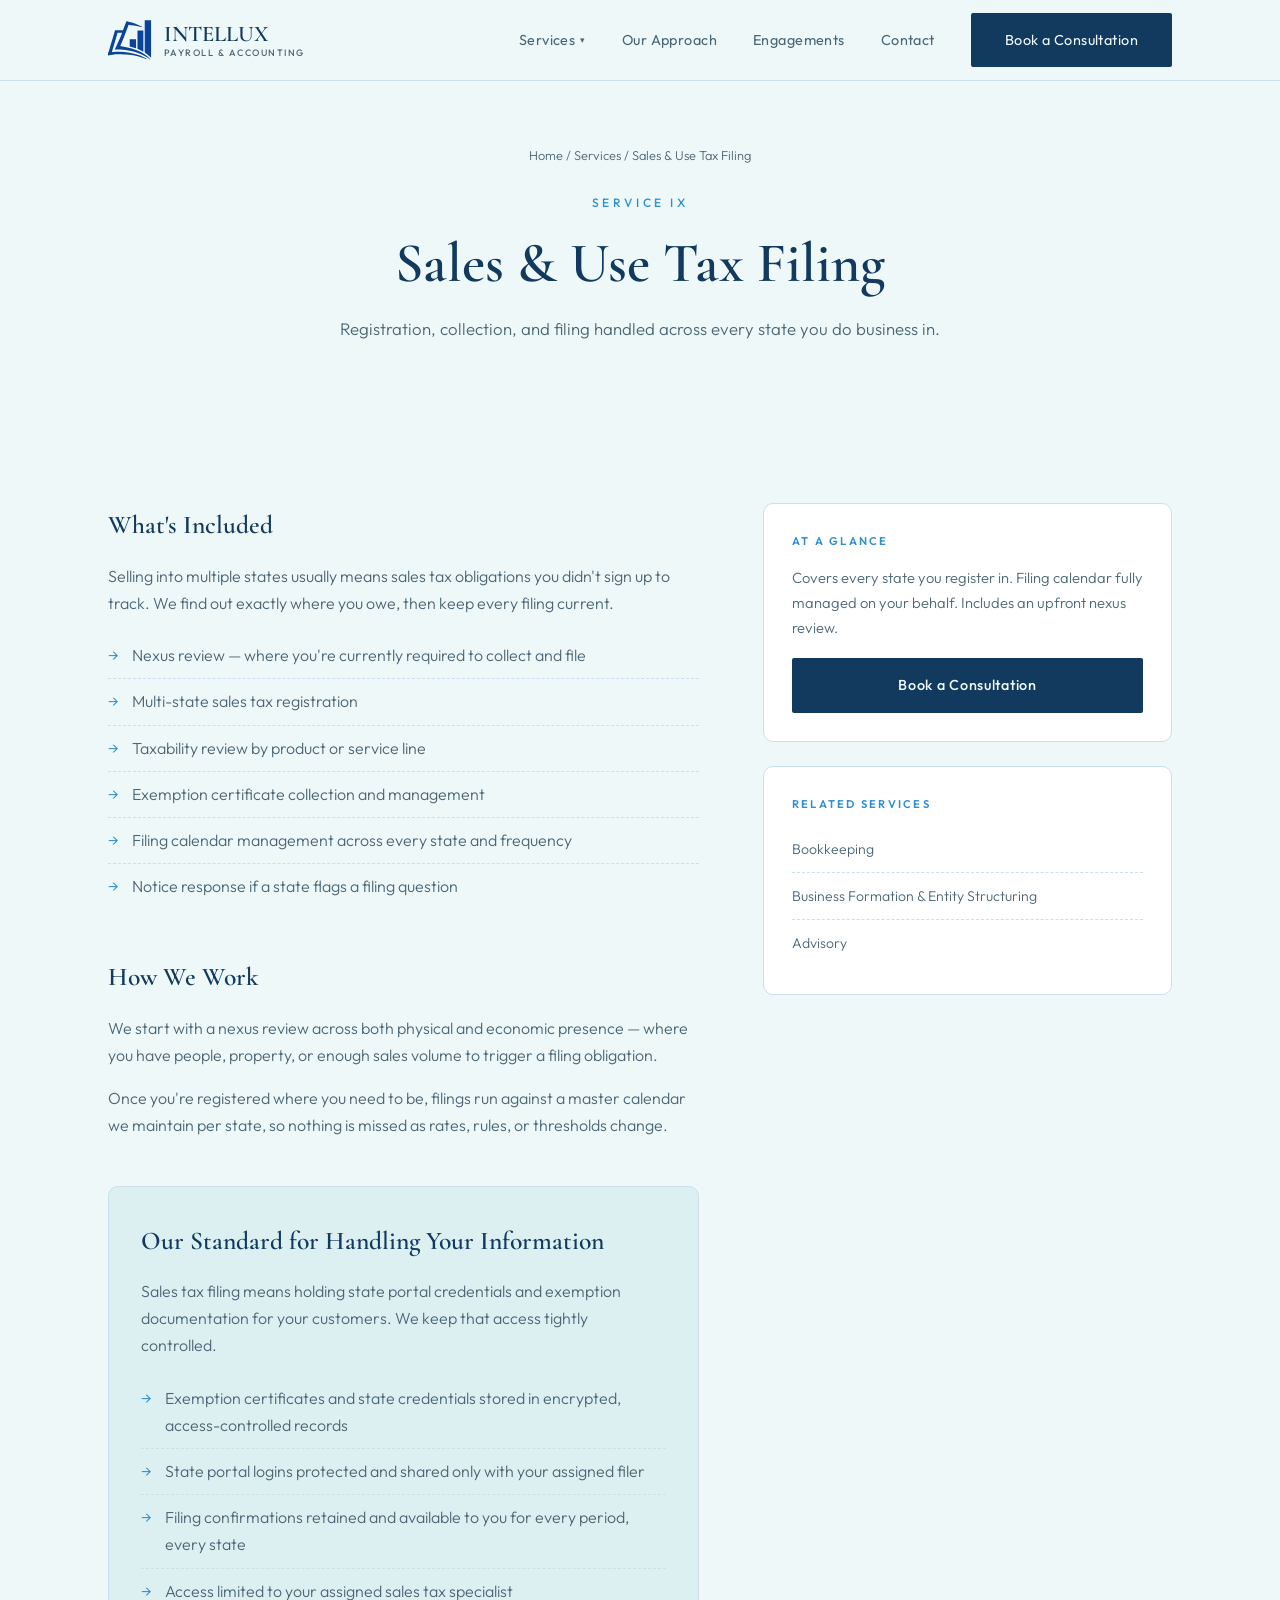
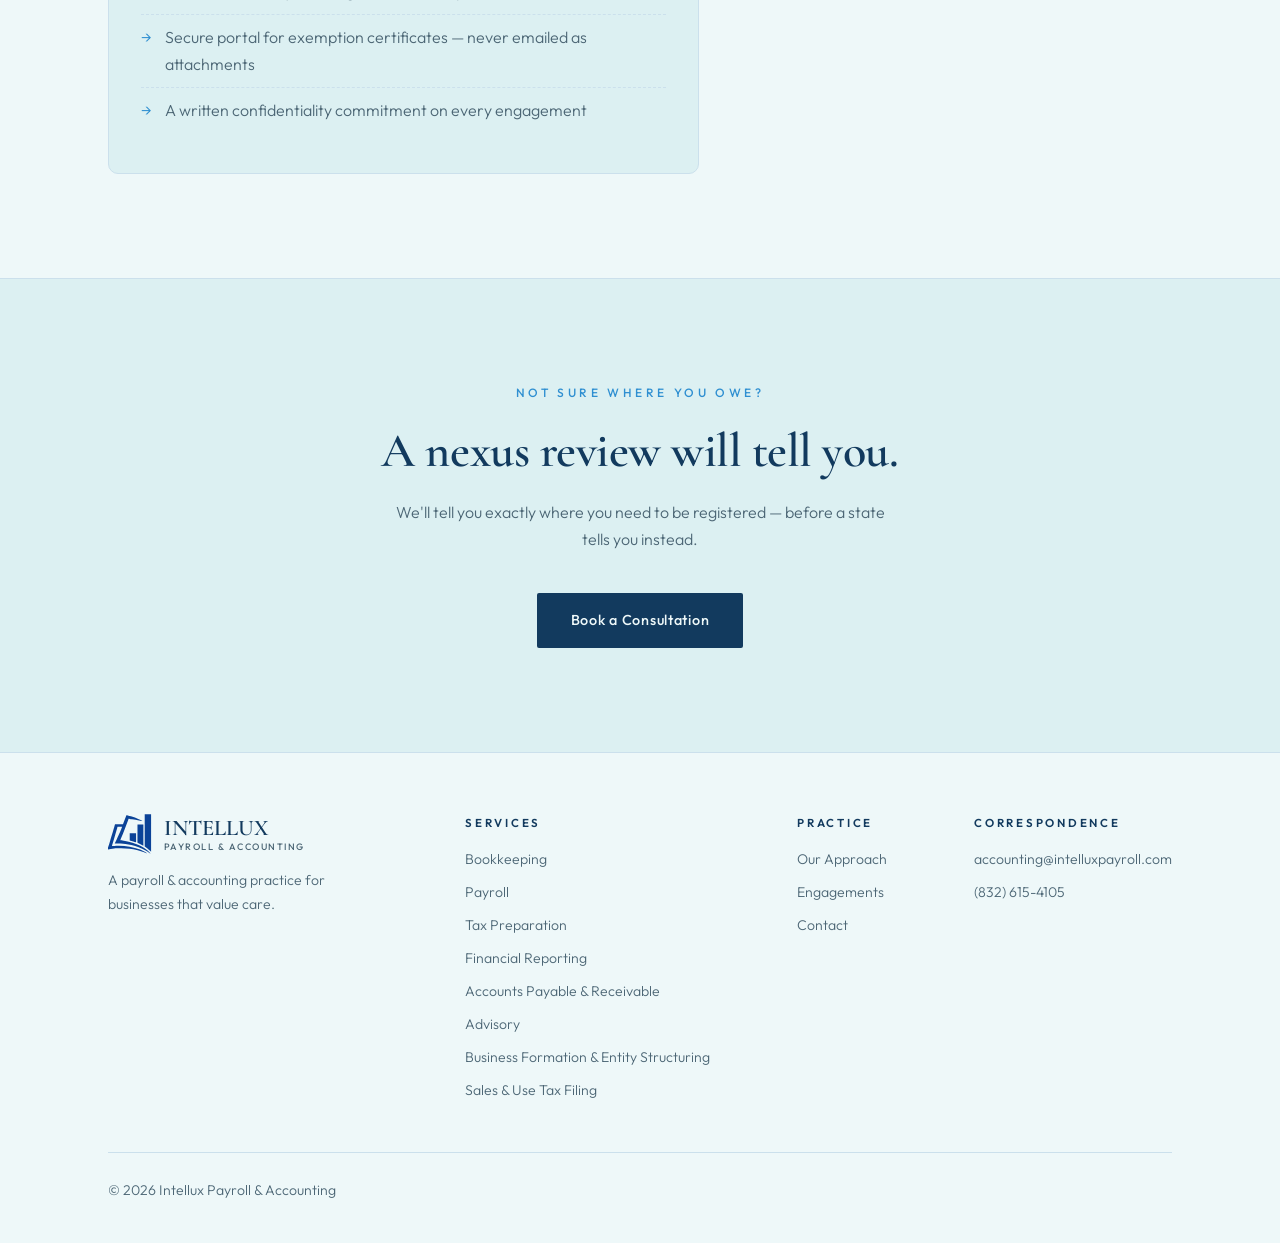
<file: services/sales-use-tax.html>
<!DOCTYPE html>
<html lang="en">
<head>
  <meta charset="UTF-8">
  <meta name="viewport" content="width=device-width, initial-scale=1.0">
  <meta name="description" content="Sales and use tax filing from Intellux Payroll & Accounting — registration, collection, and filing across every state you do business in.">
  <title>Sales & Use Tax Filing — Intellux Payroll & Accounting</title>
  <link rel="preconnect" href="https://fonts.googleapis.com">
  <link href="https://fonts.googleapis.com/css2?family=Cormorant+Garamond:ital,wght@0,500;0,600;1,500&family=Outfit:wght@300;400;500;600&display=swap" rel="stylesheet">
  <link rel="apple-touch-icon" sizes="180x180" href="images/apple-touch-icon.png">
  <link rel="icon" type="image/png" sizes="32x32" href="images/favicon-32x32.png">
  <link rel="icon" type="image/png" sizes="16x16" href="images/favicon-16x16.png">
  <link rel="manifest" href="images/site.webmanifest">
  <link rel="stylesheet" href="../css/styles.css">
</head>
<body>

<nav>
  <div class="container nav-inner">
    <a class="logo" href="../index.html">
      <img src="../assets/images/intellux-logo.svg" alt="Intellux Payroll &amp; Accounting" class="logo-img">
      <span class="logo-text"><span class="logo-word">INTELLUX</span><span class="logo-sub">Payroll &amp; Accounting</span></span>
    </a>
    <ul class="nav-links">
      <li class="has-dropdown">
        <a href="../index.html#services">Services <span class="caret">▾</span></a>
        <div class="dropdown">
          <a href="bookkeeping.html">Bookkeeping</a>
          <a href="payroll.html">Payroll</a>
          <a href="tax-preparation.html">Tax Preparation</a>
          <a href="financial-reporting.html">Financial Reporting</a>
          <a href="accounts-payable-receivable.html">Accounts Payable &amp; Receivable</a>
          <a href="advisory.html">Advisory</a>
          <a href="business-formation.html">Business Formation &amp; Entity Structuring</a>
          <a href="sales-use-tax.html">Sales &amp; Use Tax Filing</a>
        </div>
      </li>
      <li><a href="../index.html#philosophy">Our Approach</a></li>
      <li><a href="../index.html#plans">Engagements</a></li>
      <li><a href="../contact.html">Contact</a></li>
      <li><a class="btn btn-forest" href="../contact.html#consultation">Book a Consultation</a></li>
    </ul>
    <button class="nav-toggle" aria-label="Toggle menu" aria-expanded="false"><span></span><span></span><span></span></button>
  </div>
</nav>

<header class="svc-hero">
  <div class="container">
    <div class="breadcrumb reveal"><a href="../index.html">Home</a> / <a href="../index.html#services">Services</a> / Sales &amp; Use Tax Filing</div>
    <span class="kicker reveal">Service IX</span>
    <h1 class="reveal d1">Sales &amp; Use Tax Filing</h1>
    <p class="reveal d2">Registration, collection, and filing handled across every state you do business in.</p>
  </div>
</header>

<section>
  <div class="container svc-body">
    <div class="svc-main reveal">
      <h2>What's Included</h2>
      <p>Selling into multiple states usually means sales tax obligations you didn't sign up to track. We find out exactly where you owe, then keep every filing current.</p>
      <ul>
        <li>Nexus review — where you're currently required to collect and file</li>
        <li>Multi-state sales tax registration</li>
        <li>Taxability review by product or service line</li>
        <li>Exemption certificate collection and management</li>
        <li>Filing calendar management across every state and frequency</li>
        <li>Notice response if a state flags a filing question</li>
      </ul>

      <h2>How We Work</h2>
      <p>We start with a nexus review across both physical and economic presence — where you have people, property, or enough sales volume to trigger a filing obligation.</p>
      <p>Once you're registered where you need to be, filings run against a master calendar we maintain per state, so nothing is missed as rates, rules, or thresholds change.</p>

      <div class="standard-box">
        <h2>Our Standard for Handling Your Information</h2>
        <p>Sales tax filing means holding state portal credentials and exemption documentation for your customers. We keep that access tightly controlled.</p>
        <ul>
          <li>Exemption certificates and state credentials stored in encrypted, access-controlled records</li>
          <li>State portal logins protected and shared only with your assigned filer</li>
          <li>Filing confirmations retained and available to you for every period, every state</li>
          <li>Access limited to your assigned sales tax specialist</li>
          <li>Secure portal for exemption certificates — never emailed as attachments</li>
          <li>A written confidentiality commitment on every engagement</li>
        </ul>
      </div>
    </div>

    <aside>
      <div class="side-card">
        <h4>At a Glance</h4>
        <p>Covers every state you register in. Filing calendar fully managed on your behalf. Includes an upfront nexus review.</p>
        <a class="btn btn-forest" href="../contact.html#consultation">Book a Consultation</a>
      </div>
      <div class="side-card">
        <h4>Related Services</h4>
        <div class="related">
          <a href="bookkeeping.html">Bookkeeping</a>
          <a href="business-formation.html">Business Formation &amp; Entity Structuring</a>
          <a href="advisory.html">Advisory</a>
        </div>
      </div>
    </aside>
  </div>
</section>

<section class="cta">
  <div class="container reveal">
    <span class="kicker">Not Sure Where You Owe?</span>
    <h2 class="serif">A nexus review will tell you.</h2>
    <p>We'll tell you exactly where you need to be registered — before a state tells you instead.</p>
    <a class="btn btn-forest" href="../contact.html#consultation">Book a Consultation</a>
  </div>
</section>

<footer>
  <div class="container">
    <div class="foot">
      <div style="max-width:270px">
        <a class="logo" href="../index.html">
          <img src="../assets/images/intellux-logo.svg" alt="Intellux Payroll &amp; Accounting" class="logo-img">
          <span class="logo-text"><span class="logo-word">INTELLUX</span><span class="logo-sub">Payroll &amp; Accounting</span></span>
        </a>
        <p style="margin-top:14px">A payroll &amp; accounting practice for businesses that value care.</p>
      </div>
      <div><h4>Services</h4><a href="bookkeeping.html">Bookkeeping</a><a href="payroll.html">Payroll</a><a href="tax-preparation.html">Tax Preparation</a><a href="financial-reporting.html">Financial Reporting</a><a href="accounts-payable-receivable.html">Accounts Payable &amp; Receivable</a><a href="advisory.html">Advisory</a><a href="business-formation.html">Business Formation &amp; Entity Structuring</a><a href="sales-use-tax.html">Sales &amp; Use Tax Filing</a></div>
      <div><h4>Practice</h4><a href="../index.html#philosophy">Our Approach</a><a href="../index.html#plans">Engagements</a><a href="../contact.html">Contact</a></div>
      <div><h4>Correspondence</h4><a href="mailto:accounting@intelluxpayroll.com">accounting@intelluxpayroll.com</a><a href="tel:+18326154105">(832) 615-4105</a></div>
    </div>
    <div class="copy"><span>© 2026 Intellux Payroll &amp; Accounting</span></div>
  </div>
</footer>

<script src="../js/main.js"></script>
</body>
</html>
</file>
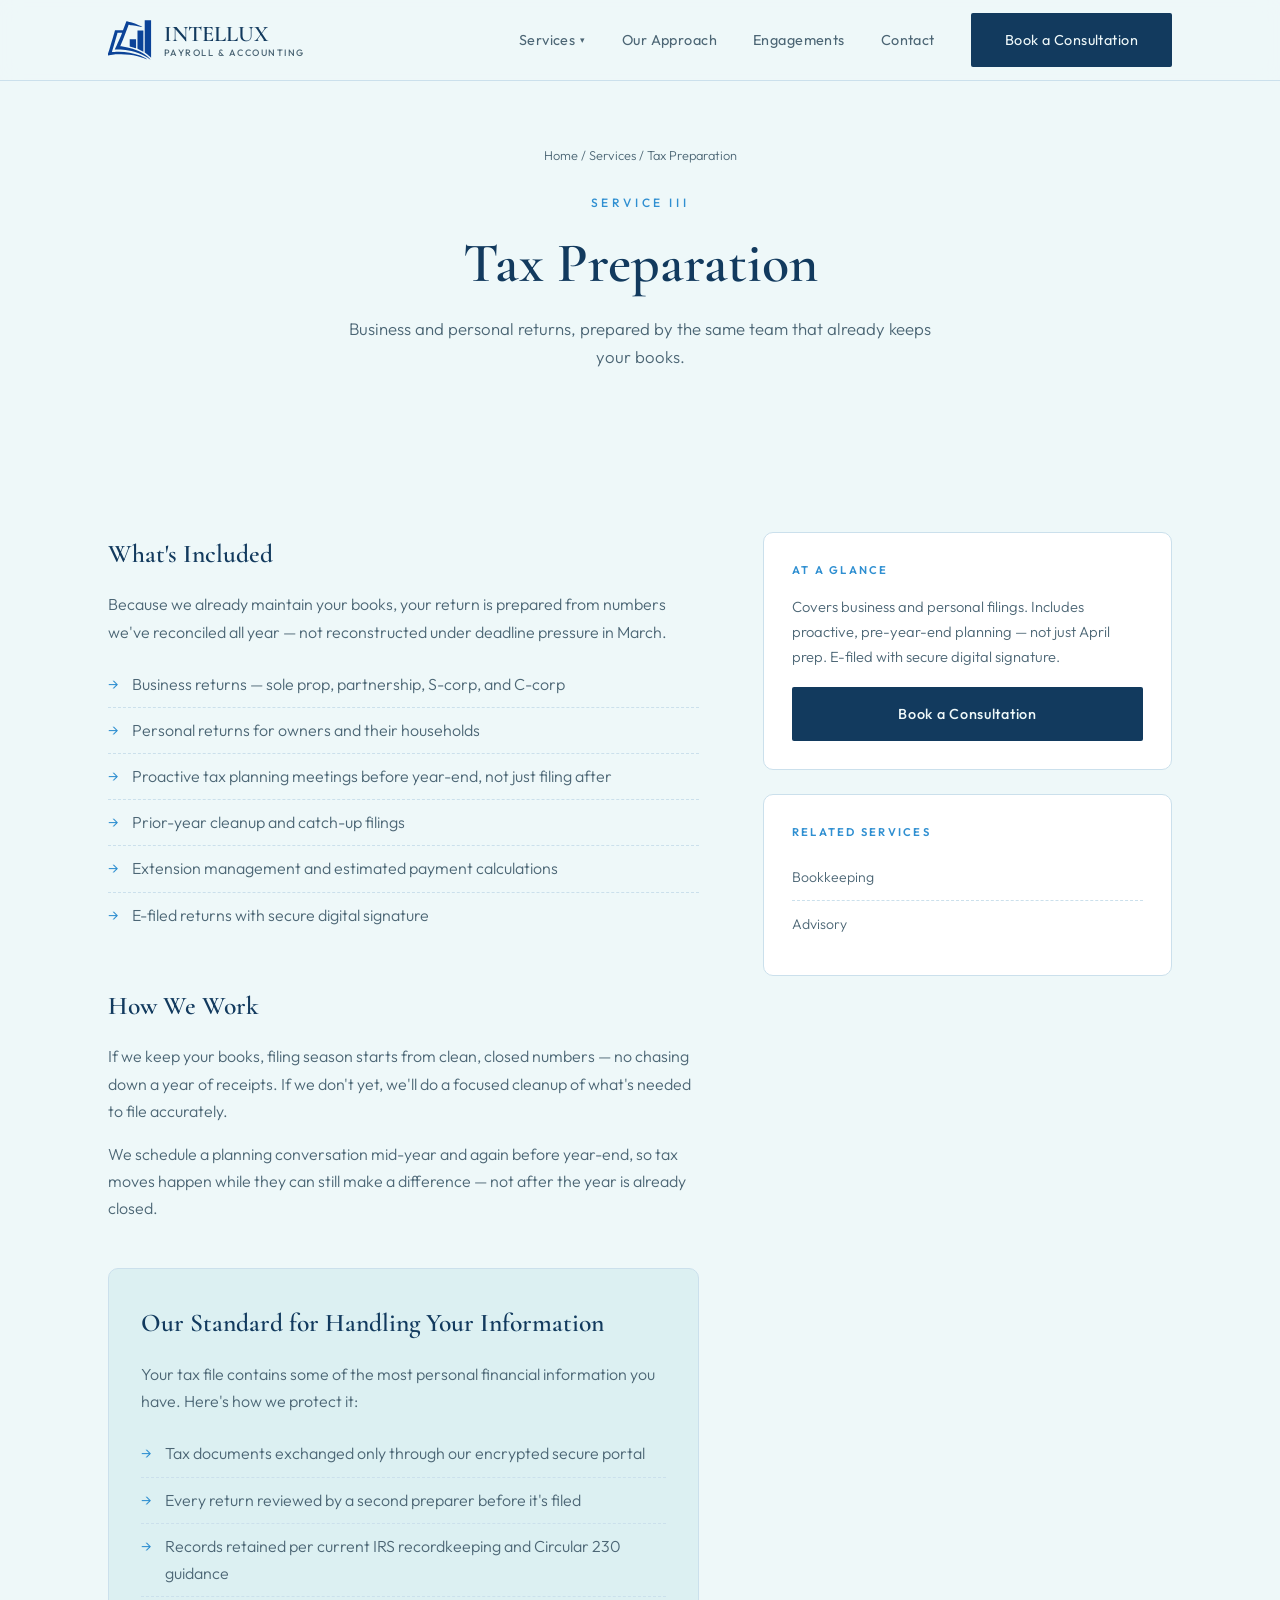
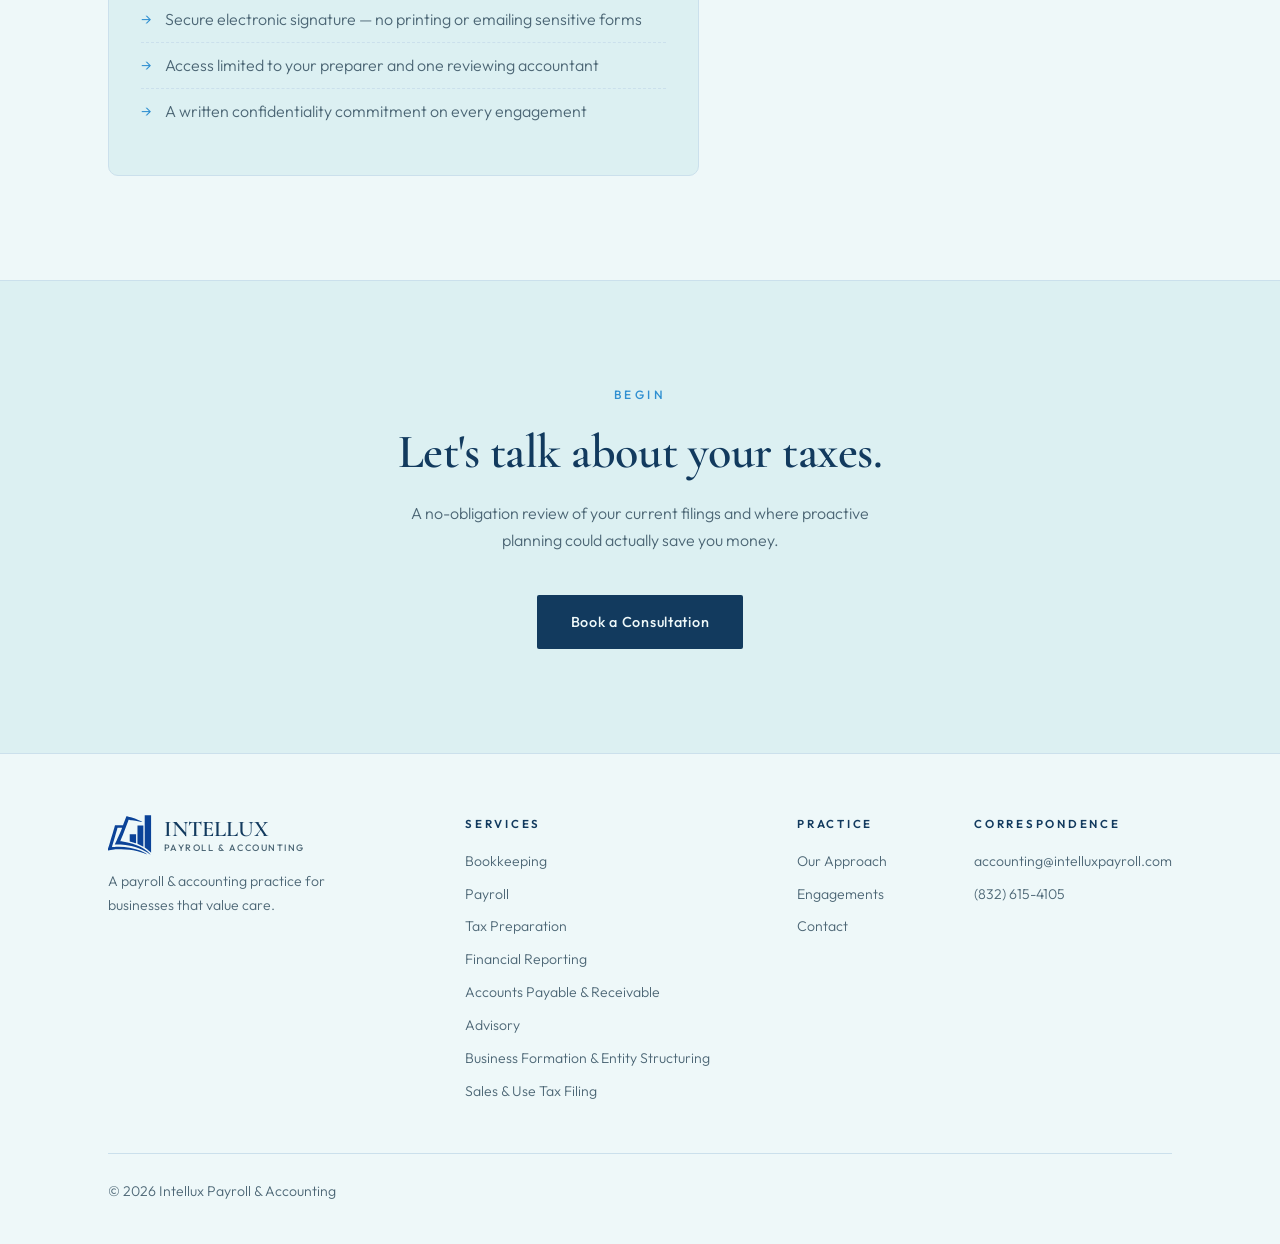
<file: services/tax-preparation.html>
<!DOCTYPE html>
<html lang="en">
<head>
  <meta charset="UTF-8">
  <meta name="viewport" content="width=device-width, initial-scale=1.0">
  <meta name="description" content="Business and personal tax preparation from Intellux Payroll & Accounting, prepared by the same team that keeps your books.">
  <title>Tax Preparation — Intellux Payroll & Accounting</title>
  <link rel="preconnect" href="https://fonts.googleapis.com">
  <link href="https://fonts.googleapis.com/css2?family=Cormorant+Garamond:ital,wght@0,500;0,600;1,500&family=Outfit:wght@300;400;500;600&display=swap" rel="stylesheet">
  <link rel="apple-touch-icon" sizes="180x180" href="images/apple-touch-icon.png">
  <link rel="icon" type="image/png" sizes="32x32" href="images/favicon-32x32.png">
  <link rel="icon" type="image/png" sizes="16x16" href="images/favicon-16x16.png">
  <link rel="manifest" href="images/site.webmanifest">
  <link rel="stylesheet" href="../css/styles.css">
</head>
<body>

<nav>
  <div class="container nav-inner">
    <a class="logo" href="../index.html">
      <img src="../assets/images/intellux-logo.svg" alt="Intellux Payroll &amp; Accounting" class="logo-img">
      <span class="logo-text"><span class="logo-word">INTELLUX</span><span class="logo-sub">Payroll &amp; Accounting</span></span>
    </a>
    <ul class="nav-links">
      <li class="has-dropdown">
        <a href="../index.html#services">Services <span class="caret">▾</span></a>
        <div class="dropdown">
          <a href="bookkeeping.html">Bookkeeping</a>
          <a href="payroll.html">Payroll</a>
          <a href="tax-preparation.html">Tax Preparation</a>
          <a href="financial-reporting.html">Financial Reporting</a>
          <a href="accounts-payable-receivable.html">Accounts Payable &amp; Receivable</a>
          <a href="advisory.html">Advisory</a>
          <a href="business-formation.html">Business Formation &amp; Entity Structuring</a>
          <a href="sales-use-tax.html">Sales &amp; Use Tax Filing</a>
        </div>
      </li>
      <li><a href="../index.html#philosophy">Our Approach</a></li>
      <li><a href="../index.html#plans">Engagements</a></li>
      <li><a href="../contact.html">Contact</a></li>
      <li><a class="btn btn-forest" href="../contact.html#consultation">Book a Consultation</a></li>
    </ul>
    <button class="nav-toggle" aria-label="Toggle menu" aria-expanded="false"><span></span><span></span><span></span></button>
  </div>
</nav>

<header class="svc-hero">
  <div class="container">
    <div class="breadcrumb reveal"><a href="../index.html">Home</a> / <a href="../index.html#services">Services</a> / Tax Preparation</div>
    <span class="kicker reveal">Service III</span>
    <h1 class="reveal d1">Tax Preparation</h1>
    <p class="reveal d2">Business and personal returns, prepared by the same team that already keeps your books.</p>
  </div>
</header>

<section>
  <div class="container svc-body">
    <div class="svc-main reveal">
      <h2>What's Included</h2>
      <p>Because we already maintain your books, your return is prepared from numbers we've reconciled all year — not reconstructed under deadline pressure in March.</p>
      <ul>
        <li>Business returns — sole prop, partnership, S-corp, and C-corp</li>
        <li>Personal returns for owners and their households</li>
        <li>Proactive tax planning meetings before year-end, not just filing after</li>
        <li>Prior-year cleanup and catch-up filings</li>
        <li>Extension management and estimated payment calculations</li>
        <li>E-filed returns with secure digital signature</li>
      </ul>

      <h2>How We Work</h2>
      <p>If we keep your books, filing season starts from clean, closed numbers — no chasing down a year of receipts. If we don't yet, we'll do a focused cleanup of what's needed to file accurately.</p>
      <p>We schedule a planning conversation mid-year and again before year-end, so tax moves happen while they can still make a difference — not after the year is already closed.</p>

      <div class="standard-box">
        <h2>Our Standard for Handling Your Information</h2>
        <p>Your tax file contains some of the most personal financial information you have. Here's how we protect it:</p>
        <ul>
          <li>Tax documents exchanged only through our encrypted secure portal</li>
          <li>Every return reviewed by a second preparer before it's filed</li>
          <li>Records retained per current IRS recordkeeping and Circular 230 guidance</li>
          <li>Secure electronic signature — no printing or emailing sensitive forms</li>
          <li>Access limited to your preparer and one reviewing accountant</li>
          <li>A written confidentiality commitment on every engagement</li>
        </ul>
      </div>
    </div>

    <aside>
      <div class="side-card">
        <h4>At a Glance</h4>
        <p>Covers business and personal filings. Includes proactive, pre-year-end planning — not just April prep. E-filed with secure digital signature.</p>
        <a class="btn btn-forest" href="../contact.html#consultation">Book a Consultation</a>
      </div>
      <div class="side-card">
        <h4>Related Services</h4>
        <div class="related">
          <a href="bookkeeping.html">Bookkeeping</a>
          <a href="advisory.html">Advisory</a>
        </div>
      </div>
    </aside>
  </div>
</section>

<section class="cta">
  <div class="container reveal">
    <span class="kicker">Begin</span>
    <h2 class="serif">Let's talk about your taxes.</h2>
    <p>A no-obligation review of your current filings and where proactive planning could actually save you money.</p>
    <a class="btn btn-forest" href="../contact.html#consultation">Book a Consultation</a>
  </div>
</section>

<footer>
  <div class="container">
    <div class="foot">
      <div style="max-width:270px">
        <a class="logo" href="../index.html">
          <img src="../assets/images/intellux-logo.svg" alt="Intellux Payroll &amp; Accounting" class="logo-img">
          <span class="logo-text"><span class="logo-word">INTELLUX</span><span class="logo-sub">Payroll &amp; Accounting</span></span>
        </a>
        <p style="margin-top:14px">A payroll &amp; accounting practice for businesses that value care.</p>
      </div>
      <div><h4>Services</h4><a href="bookkeeping.html">Bookkeeping</a><a href="payroll.html">Payroll</a><a href="tax-preparation.html">Tax Preparation</a><a href="financial-reporting.html">Financial Reporting</a><a href="accounts-payable-receivable.html">Accounts Payable &amp; Receivable</a><a href="advisory.html">Advisory</a><a href="business-formation.html">Business Formation &amp; Entity Structuring</a><a href="sales-use-tax.html">Sales &amp; Use Tax Filing</a></div>
      <div><h4>Practice</h4><a href="../index.html#philosophy">Our Approach</a><a href="../index.html#plans">Engagements</a><a href="../contact.html">Contact</a></div>
      <div><h4>Correspondence</h4><a href="mailto:accounting@intelluxpayroll.com">accounting@intelluxpayroll.com</a><a href="tel:+18326154105">(832) 615-4105</a></div>
    </div>
    <div class="copy"><span>© 2026 Intellux Payroll &amp; Accounting</span></div>
  </div>
</footer>

<script src="../js/main.js"></script>
</body>
</html>
</file>
<file: css/styles.css>
/* ============================================================
   INTELLUX PAYROLL & ACCOUNTING — MAIN STYLESHEET
   ============================================================
   Design Concept 4 — Warm Boutique. Shared by every page.
   ============================================================ */

:root{
  --cream:#eef8f9;
  --cream-2:#dcf0f2;
  --forest:#123a5e;
  --forest-2:#1b4d7a;
  --terra:#2f8fd1;
  --ink:#17232b;
  --body:#4c6675;
  --line:#cbe0ec;
}
*{margin:0;padding:0;box-sizing:border-box}
html{scroll-behavior:smooth}
body{font-family:'Outfit',sans-serif;background:var(--cream);color:var(--ink);line-height:1.7;-webkit-font-smoothing:antialiased;font-weight:300}
.serif{font-family:'Cormorant Garamond',serif;font-weight:600;letter-spacing:-.01em}
.container{max-width:1120px;margin:0 auto;padding:0 28px}

.reveal{opacity:0;transform:translateY(32px);transition:opacity .9s cubic-bezier(.22,1,.36,1),transform .9s cubic-bezier(.22,1,.36,1)}
.reveal.visible{opacity:1;transform:none}
.reveal.d1{transition-delay:.15s}.reveal.d2{transition-delay:.3s}.reveal.d3{transition-delay:.45s}

nav{position:sticky;top:0;z-index:100;background:rgba(238,248,249,.88);backdrop-filter:blur(10px);border-bottom:1px solid var(--line)}
.nav-inner{display:flex;align-items:center;justify-content:space-between;height:80px}
.logo{display:flex;align-items:center;gap:10px;font-family:'Cormorant Garamond',serif;font-size:1.6rem;font-weight:600;color:var(--forest);text-decoration:none}
.logo i{color:var(--terra);font-style:italic}
.logo-img{height:42px;width:auto;display:block}
.logo-text{display:flex;flex-direction:column;line-height:1.05}
.logo-word{font-family:'Cormorant Garamond',serif;font-size:1.4rem;font-weight:600;color:var(--forest)}
.logo-sub{font-family:'Outfit',sans-serif;font-size:.58rem;font-weight:500;letter-spacing:.16em;text-transform:uppercase;color:var(--body);margin-top:2px}
.nav-links{display:flex;gap:36px;align-items:center;list-style:none}
.nav-links a{text-decoration:none;color:var(--body);font-size:.9rem;font-weight:400;letter-spacing:.03em;transition:color .25s}
.nav-links a:hover{color:var(--forest)}
.nav-links a.btn,.nav-links a.btn:hover{color:var(--cream)}
.nav-links li{position:relative}
.has-dropdown>a{display:flex;align-items:center;gap:5px}
.caret{font-size:.55rem;transition:transform .3s cubic-bezier(.22,1,.36,1)}
.has-dropdown:hover .caret,.has-dropdown:focus-within .caret{transform:rotate(180deg)}
.dropdown{position:absolute;top:100%;left:50%;transform:translate(-50%,8px);min-width:290px;background:var(--cream);border:1px solid var(--line);border-radius:10px;padding:10px;box-shadow:0 20px 44px rgba(18,58,94,.16);display:grid;gap:2px;opacity:0;visibility:hidden;pointer-events:none;transition:opacity .32s cubic-bezier(.22,1,.36,1),transform .32s cubic-bezier(.22,1,.36,1),visibility .32s}
.has-dropdown:hover .dropdown,.has-dropdown:focus-within .dropdown{opacity:1;visibility:visible;transform:translate(-50%,0);pointer-events:auto}
.dropdown a{display:block;padding:11px 14px;border-radius:7px;font-size:.85rem;color:var(--body);white-space:nowrap}
.dropdown a:hover{background:var(--cream-2);color:var(--forest)}
.nav-toggle{display:none;flex-direction:column;justify-content:center;gap:5px;width:34px;height:34px;background:none;border:none;cursor:pointer;padding:0}
.nav-toggle span{display:block;width:100%;height:2px;background:var(--forest);transition:transform .25s,opacity .25s}
nav.nav-open .nav-toggle span:nth-child(1){transform:translateY(7px) rotate(45deg)}
nav.nav-open .nav-toggle span:nth-child(2){opacity:0}
nav.nav-open .nav-toggle span:nth-child(3){transform:translateY(-7px) rotate(-45deg)}
.btn{display:inline-block;padding:15px 34px;border-radius:2px;font-weight:500;font-size:.9rem;letter-spacing:.05em;text-decoration:none;transition:all .3s;border:none;cursor:pointer}
.btn-forest{background:var(--forest);color:var(--cream)}
.btn-forest:hover{background:var(--forest-2);transform:translateY(-2px);box-shadow:0 14px 30px rgba(18,58,94,.25)}
.btn-line{background:transparent;color:var(--forest);border:1px solid var(--forest)}
.btn-line:hover{background:var(--forest);color:var(--cream)}
.btn-terra{background:var(--terra);color:var(--cream)}
.btn-terra:hover{filter:brightness(1.08);transform:translateY(-2px);box-shadow:0 14px 30px rgba(47,143,209,.3)}

/* hero */
.hero{padding:110px 0 100px;text-align:center;position:relative}
.hero .rule{width:56px;height:1px;background:var(--terra);margin:0 auto 30px}
.overline{font-size:.78rem;letter-spacing:.32em;text-transform:uppercase;color:var(--terra);font-weight:500;display:block;margin-bottom:28px}
.hero h1{font-size:clamp(2.8rem,6.4vw,5rem);line-height:1.06;color:var(--forest);max-width:880px;margin:0 auto 30px}
.hero h1 em{font-style:italic;color:var(--terra)}
.hero p{max-width:560px;margin:0 auto 42px;font-size:1.08rem;color:var(--body)}
.hero-ctas{display:flex;gap:16px;justify-content:center;flex-wrap:wrap}

/* marquee */
.marquee{border-top:1px solid var(--line);border-bottom:1px solid var(--line);padding:22px 0;overflow:hidden;white-space:nowrap;background:var(--cream-2)}
.marquee-track{display:inline-block;animation:scroll 28s linear infinite}
.marquee span{font-family:'Cormorant Garamond',serif;font-size:1.15rem;font-style:italic;color:var(--forest);margin:0 34px}
.marquee b{color:var(--terra);font-weight:400}
@keyframes scroll{from{transform:translateX(0)}to{transform:translateX(-50%)}}

section{padding:104px 0}
.kicker{font-size:.75rem;letter-spacing:.3em;text-transform:uppercase;color:var(--terra);font-weight:500;display:block;margin-bottom:20px}
h2.serif{font-size:clamp(2rem,4vw,3rem);color:var(--forest);line-height:1.15}

/* services editorial list */
.svc-list{border-top:1px solid var(--line);margin-top:56px}
.svc-item{display:grid;grid-template-columns:80px 1fr 1.2fr auto;gap:32px;align-items:center;padding:34px 8px;border-bottom:1px solid var(--line);transition:background .3s,padding .3s;cursor:pointer;text-decoration:none;color:inherit}
.svc-item:hover{background:var(--cream-2);padding-left:20px}
.svc-item .no{font-family:'Cormorant Garamond',serif;font-style:italic;font-size:1.3rem;color:var(--terra)}
.svc-item h3{font-family:'Cormorant Garamond',serif;font-size:1.7rem;font-weight:600;color:var(--forest)}
.svc-item p{color:var(--body);font-size:.94rem}
.svc-item .arrow{font-size:1.3rem;color:var(--forest);transition:transform .3s}
.svc-item:hover .arrow{transform:translateX(8px)}

/* philosophy split */
.philo{background:var(--forest);color:var(--cream)}
.philo-grid{display:grid;grid-template-columns:1fr 1fr;gap:80px;align-items:center}
.philo .kicker{color:#6fc3ef}
.philo h2{color:var(--cream)}
.philo p{color:#a9c8d9;margin-top:22px}
.philo-stats{display:grid;grid-template-columns:1fr 1fr;gap:2px;background:rgba(238,248,249,.12)}
.pstat{background:var(--forest);padding:38px 30px}
.pstat .n{font-family:'Cormorant Garamond',serif;font-size:2.6rem;color:#9fd4f2}
.pstat small{color:#a9c8d9;font-size:.85rem}

/* pricing */
.plans{display:grid;grid-template-columns:repeat(auto-fit,minmax(300px,1fr));gap:0;border:1px solid var(--line);margin-top:56px}
.plan{padding:48px 40px;border-right:1px solid var(--line);display:flex;flex-direction:column;background:var(--cream);transition:background .3s}
.plan:last-child{border-right:none}
.plan:hover{background:#fff}
.plan.mid{background:var(--cream-2)}
.plan .name{font-family:'Cormorant Garamond',serif;font-size:1.8rem;color:var(--forest);font-weight:600}
.plan .for{font-size:.85rem;color:var(--body);margin-top:4px;letter-spacing:.02em}
.plan .amt{font-family:'Cormorant Garamond',serif;font-size:3.2rem;color:var(--ink);margin:26px 0 2px}
.plan .amt span{font-family:'Outfit',sans-serif;font-size:.9rem;color:var(--body)}
.plan ul{list-style:none;margin:26px 0 36px;flex:1}
.plan li{padding:9px 0;font-size:.92rem;color:var(--body);border-bottom:1px dashed var(--line)}
.plan li:last-child{border:none}
.tag-mid{font-size:.7rem;letter-spacing:.22em;text-transform:uppercase;color:var(--terra);font-weight:600;margin-bottom:14px}

/* quote */
.big-quote{text-align:center;max-width:840px;margin:0 auto}
.big-quote .mark{font-family:'Cormorant Garamond',serif;font-size:5rem;color:var(--terra);line-height:.5;display:block;margin-bottom:26px}
.big-quote blockquote{font-family:'Cormorant Garamond',serif;font-size:clamp(1.6rem,3.4vw,2.4rem);font-weight:500;font-style:italic;color:var(--forest);line-height:1.35;margin-bottom:30px}
.big-quote cite{font-style:normal;font-size:.9rem;letter-spacing:.15em;text-transform:uppercase;color:var(--body)}

/* cta */
.cta{background:var(--cream-2);border-top:1px solid var(--line);border-bottom:1px solid var(--line);text-align:center}
.cta h2{max-width:700px;margin:0 auto 20px}
.cta p{color:var(--body);max-width:500px;margin:0 auto 40px}

footer{padding:60px 0 40px;color:var(--body);font-size:.88rem}
.foot{display:flex;justify-content:space-between;gap:36px;flex-wrap:wrap;margin-bottom:40px}
.foot h4{font-size:.72rem;letter-spacing:.24em;text-transform:uppercase;color:var(--forest);margin-bottom:16px;font-weight:600}
.foot a{display:block;text-decoration:none;color:var(--body);margin-bottom:9px}
.foot a.logo{display:flex}
.foot a:hover{color:var(--terra)}
.copy{border-top:1px solid var(--line);padding-top:26px;display:flex;justify-content:space-between;flex-wrap:wrap;gap:12px}

@media(max-width:880px){
  .philo-grid{grid-template-columns:1fr;gap:48px}
  .svc-item{grid-template-columns:1fr;gap:8px}
  .svc-item .arrow{display:none}
  .plan{border-right:none;border-bottom:1px solid var(--line)}
  .svc-body{grid-template-columns:1fr}

  .nav-toggle{display:flex}
  .nav-links{position:fixed;top:80px;left:0;right:0;height:calc(100vh - 80px);background:var(--cream);flex-direction:column;align-items:stretch;gap:0;padding:12px 28px 28px;overflow-y:auto;transform:translateY(-12px);opacity:0;visibility:hidden;pointer-events:none;transition:opacity .3s cubic-bezier(.22,1,.36,1),transform .3s cubic-bezier(.22,1,.36,1),visibility .3s}
  nav.nav-open .nav-links{opacity:1;transform:none;visibility:visible;pointer-events:auto}
  .nav-links li{width:100%}
  .nav-links a{display:block;padding:18px 0;font-size:1.05rem;border-bottom:1px solid var(--line)}
  .nav-links a.btn{margin-top:18px;text-align:center;border-bottom:none}
  .caret{display:none}
  .dropdown{display:none}
}

/* ============================================================
   SERVICE DETAIL PAGES (services/*.html)
   Added when the 9 service cards were linked to dedicated pages.
   ============================================================ */
.breadcrumb{font-size:.8rem;color:var(--body);margin-bottom:26px}
.breadcrumb a{color:var(--body);text-decoration:none}
.breadcrumb a:hover{color:var(--forest)}
.svc-hero{padding:64px 0 56px;text-align:center}
.svc-hero .kicker{display:flex;justify-content:center}
.svc-hero h1{font-family:'Cormorant Garamond',serif;font-weight:600;font-size:clamp(2.3rem,5vw,3.5rem);color:var(--forest);max-width:760px;margin:0 auto 20px;line-height:1.1}
.svc-hero p{max-width:600px;margin:0 auto;color:var(--body);font-size:1.05rem}
.svc-body{display:grid;grid-template-columns:1.3fr .9fr;gap:64px;align-items:start;padding-top:0}
.svc-main h2{font-family:'Cormorant Garamond',serif;font-weight:600;font-size:1.6rem;color:var(--forest);margin-bottom:16px}
.svc-main h2:not(:first-child){margin-top:46px}
.svc-main p{color:var(--body);margin-bottom:16px}
.svc-main ul{list-style:none;margin:0 0 8px}
.svc-main ul li{position:relative;padding:9px 0 9px 24px;color:var(--body);border-bottom:1px dashed var(--line)}
.svc-main ul li:last-child{border-bottom:none}
.svc-main ul li::before{content:'→';position:absolute;left:0;color:var(--terra)}
.standard-box{background:var(--cream-2);border:1px solid var(--line);border-radius:10px;padding:32px;margin-top:46px}
.standard-box h2{margin-top:0}
.side-card{background:#fff;border:1px solid var(--line);border-radius:10px;padding:28px;margin-bottom:24px}
.side-card h4{font-size:.7rem;letter-spacing:.2em;text-transform:uppercase;color:var(--terra);margin-bottom:14px;font-weight:600}
.side-card p{color:var(--body);font-size:.92rem;margin-bottom:18px}
.side-card .btn{width:100%;text-align:center}
.related{display:grid;gap:2px}
.related a{display:block;padding:10px 0;font-size:.88rem;color:var(--body);text-decoration:none;border-bottom:1px dashed var(--line)}
.related a:last-child{border-bottom:none}
.related a:hover{color:var(--forest)}

/* ============================================================
   CONTACT PAGE (contact.html)
   Added when "Begin a Conversation" / "Book a Consultation" were
   given their own distinct pathways on a dedicated contact page.
   ============================================================ */
.contact-paths{display:grid;grid-template-columns:repeat(auto-fit,minmax(320px,1fr));gap:0;border:1px solid var(--line);margin-top:56px}
.path-card{padding:48px 44px;border-right:1px solid var(--line);background:var(--cream);transition:background .3s}
.path-card:last-child{border-right:none}
.path-card:hover{background:#fff}
.path-card h3{font-family:'Cormorant Garamond',serif;font-weight:600;font-size:1.9rem;color:var(--forest);margin:14px 0}
.path-card p{color:var(--body);margin-bottom:24px}
.availability{display:inline-block;background:var(--cream-2);border-radius:8px;padding:12px 18px;font-size:.85rem;color:var(--forest);font-weight:500;margin-bottom:24px}
.path-actions{display:flex;flex-direction:column;gap:12px}
.path-actions .btn{text-align:center}
.path-note{font-size:.82rem;color:var(--body);margin-top:16px;font-style:italic}

.reach-block{margin-top:2px;padding:48px 44px;background:var(--cream-2);border:1px solid var(--line);border-top:none;text-align:center}
.reach-block h4{font-size:.72rem;letter-spacing:.24em;text-transform:uppercase;color:var(--forest);margin-bottom:20px;font-weight:600}
.reach-row{display:flex;justify-content:center;gap:48px;flex-wrap:wrap}
.reach-row a{color:var(--body);text-decoration:none;font-size:1rem}
.reach-row a:hover{color:var(--forest)}
.reach-row span{color:var(--body);font-size:1rem}

@media(max-width:880px){
  .path-card{border-right:none;border-bottom:1px solid var(--line)}
}
</file>
